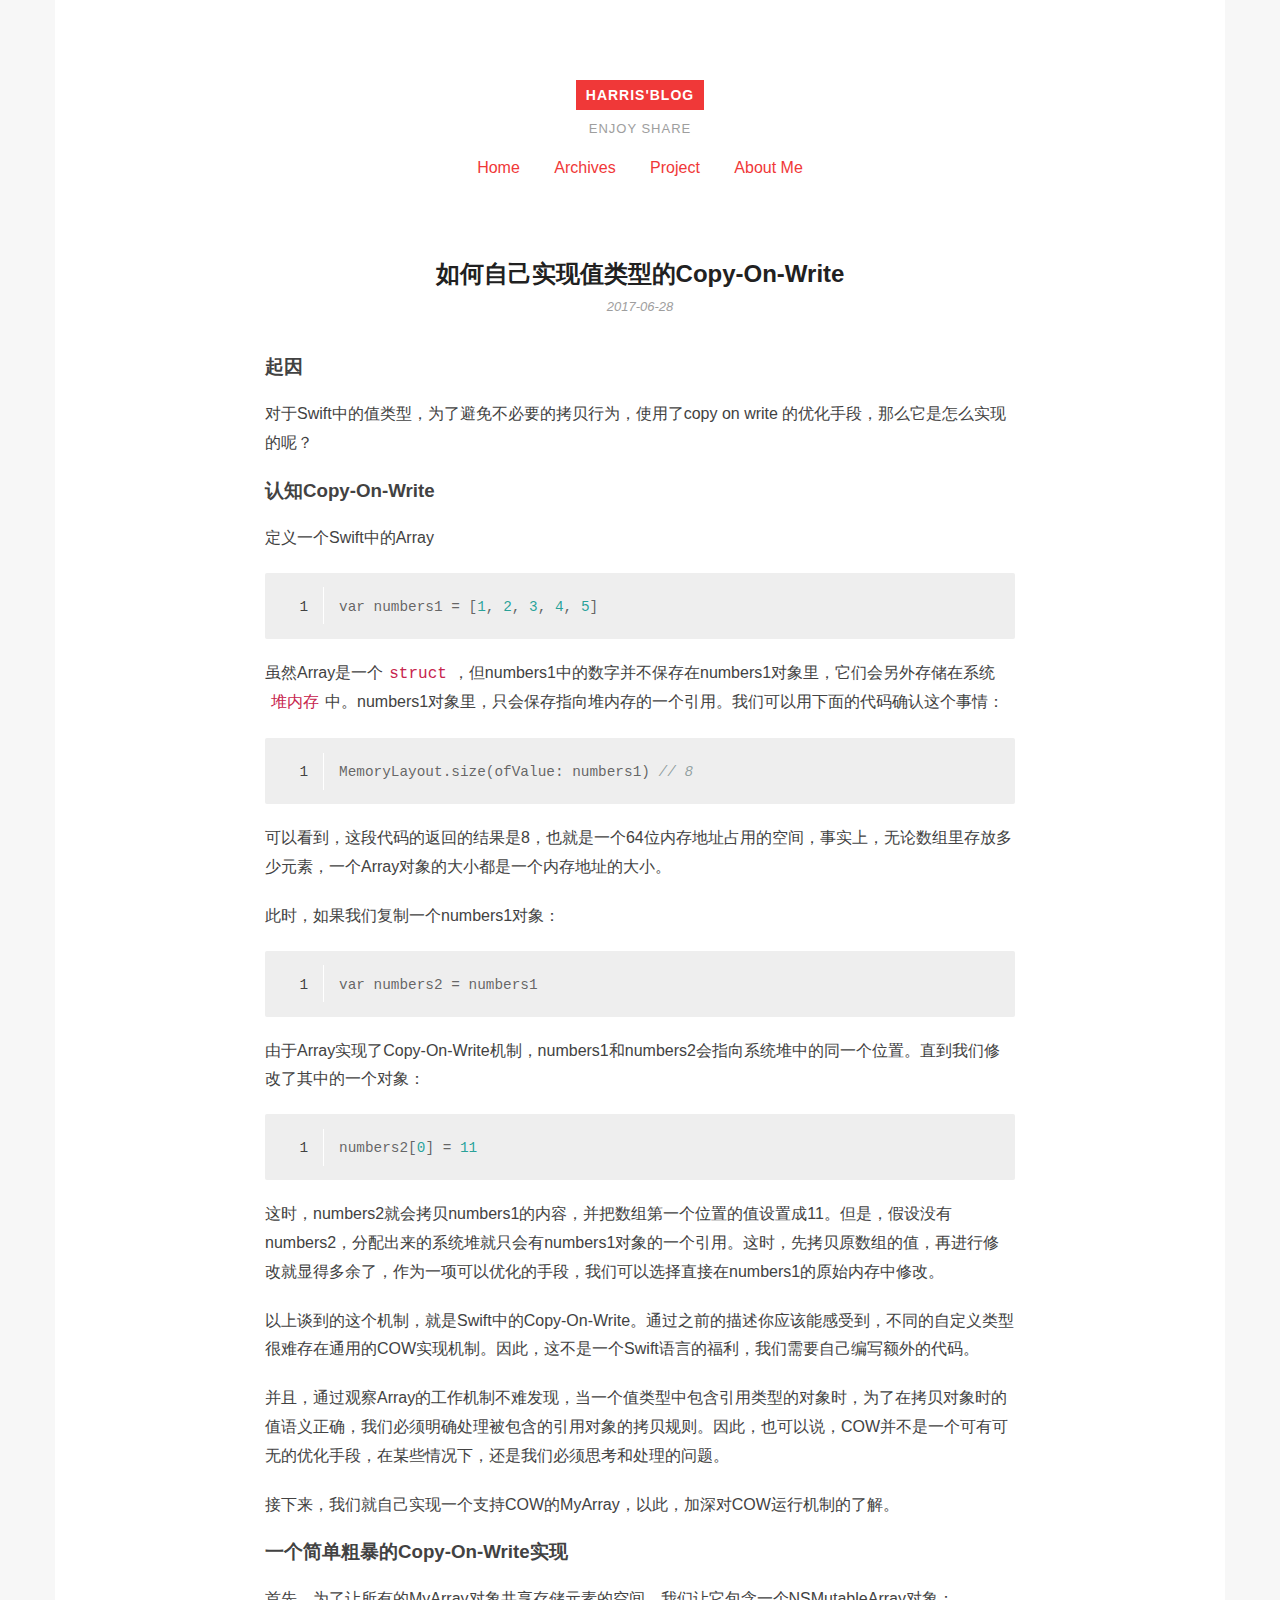
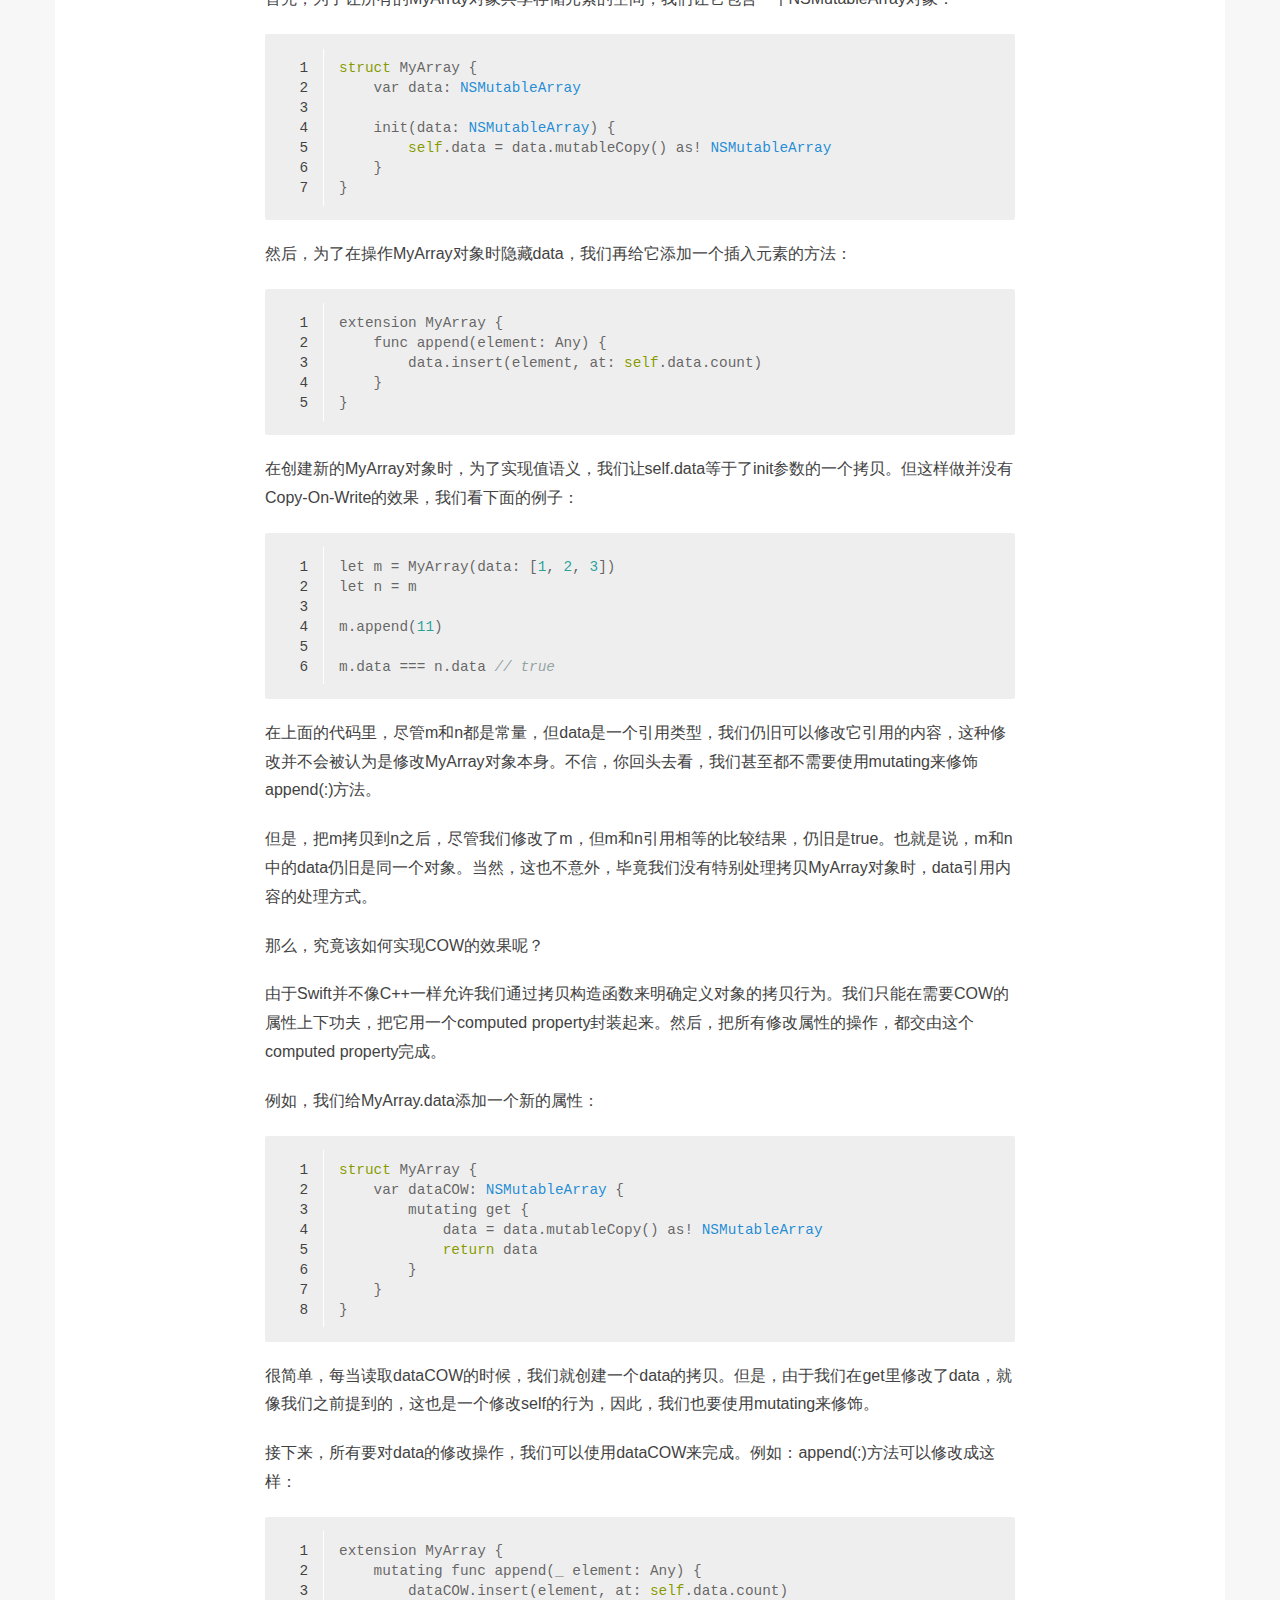
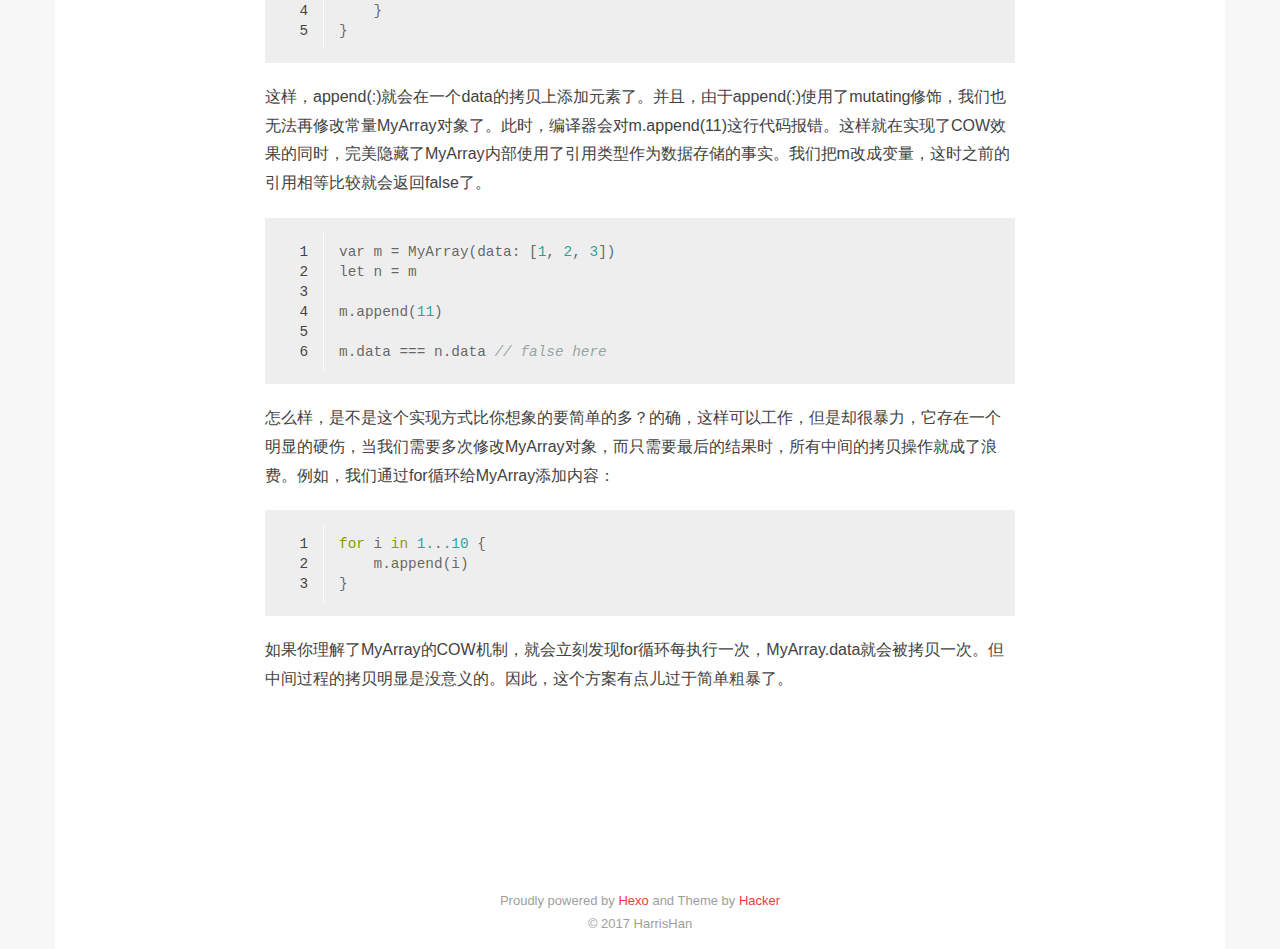
<file: index.html>
<!DOCTYPE HTML>
<html>
<head>
  <meta charset="utf-8">
  
  <title>Harris&#39;Blog | Enjoy Share</title>

  
  <meta name="author" content="HarrisHan">
  

  

  

  <meta id="viewport" name="viewport" content="width=device-width, initial-scale=1, maximum-scale=1, minimum-scale=1, user-scalable=no, minimal-ui">
  <meta name="apple-mobile-web-app-capable" content="yes">
  <meta name="apple-mobile-web-app-status-bar-style" content="black">

  

  <meta property="og:site_name" content="Harris&#39;Blog"/>

  
  <meta property="og:image" content="/favicon.ico"/>
  

  <link href="/favicon.ico" rel="icon">
  <link rel="alternate" href="/atom.xml" title="Harris&#39;Blog" type="application/atom+xml">
  <link rel="stylesheet" href="/css/style.css" media="screen" type="text/css">
</head>


<body>
<div class="blog">
  <div class="content">

    <header>
  <div class="site-branding">
    <h1 class="site-title">
      <a href="/">Harris&#39;Blog</a>
    </h1>
    <p class="site-description">Enjoy Share</p>
  </div>
  <nav class="site-navigation">
    <ul>
      
        <li><a href="/">Home</a></li>
      
        <li><a href="/archives">Archives</a></li>
      
        <li><a href="/project">Project</a></li>
      
        <li><a href="/aboutme">About Me</a></li>
      
    </ul>
  </nav>
</header>

    <main class="site-main posts-loop">
    
  <article>

  
    
    <h3 class="article-title"><a href="/2017/06/28/如何自己实现值类型的Copy-On-Write/"><span>如何自己实现值类型的Copy-On-Write</span></a></h3>
    
  

  <div class="article-top-meta">
    <span class="posted-on">
      <a href="/2017/06/28/如何自己实现值类型的Copy-On-Write/" rel="bookmark">
        <time class="entry-date published" datetime="2017-06-28T03:17:32.000Z">
          2017-06-28
        </time>
      </a>
    </span>
  </div>


  

  <div class="article-content">
    <div class="entry">
      
        <h3 id="起因"><a href="#起因" class="headerlink" title="起因"></a>起因</h3><p>对于Swift中的值类型，为了避免不必要的拷贝行为，使用了copy on write 的优化手段，那么它是怎么实现的呢？</p>
<h3 id="认知Copy-On-Write"><a href="#认知Copy-On-Write" class="headerlink" title="认知Copy-On-Write"></a>认知Copy-On-Write</h3><p>定义一个Swift中的Array</p>
<figure class="highlight objc"><table><tr><td class="gutter"><pre><div class="line">1</div></pre></td><td class="code"><pre><div class="line">var numbers1 = [<span class="number">1</span>, <span class="number">2</span>, <span class="number">3</span>, <span class="number">4</span>, <span class="number">5</span>]</div></pre></td></tr></table></figure>
<p>虽然Array是一个<code>struct</code>，但numbers1中的数字并不保存在numbers1对象里，它们会另外存储在系统<code>堆内存</code>中。numbers1对象里，只会保存指向堆内存的一个引用。我们可以用下面的代码确认这个事情：</p>
<figure class="highlight objc"><table><tr><td class="gutter"><pre><div class="line">1</div></pre></td><td class="code"><pre><div class="line">MemoryLayout.size(ofValue: numbers1) <span class="comment">// 8</span></div></pre></td></tr></table></figure>
<p>可以看到，这段代码的返回的结果是8，也就是一个64位内存地址占用的空间，事实上，无论数组里存放多少元素，一个Array对象的大小都是一个内存地址的大小。</p>
<p>此时，如果我们复制一个numbers1对象：<br><figure class="highlight objc"><table><tr><td class="gutter"><pre><div class="line">1</div></pre></td><td class="code"><pre><div class="line">var numbers2 = numbers1</div></pre></td></tr></table></figure></p>
<p>由于Array实现了Copy-On-Write机制，numbers1和numbers2会指向系统堆中的同一个位置。直到我们修改了其中的一个对象：<br><figure class="highlight objc"><table><tr><td class="gutter"><pre><div class="line">1</div></pre></td><td class="code"><pre><div class="line">numbers2[<span class="number">0</span>] = <span class="number">11</span></div></pre></td></tr></table></figure></p>
<p>这时，numbers2就会拷贝numbers1的内容，并把数组第一个位置的值设置成11。但是，假设没有numbers2，分配出来的系统堆就只会有numbers1对象的一个引用。这时，先拷贝原数组的值，再进行修改就显得多余了，作为一项可以优化的手段，我们可以选择直接在numbers1的原始内存中修改。</p>
<p>以上谈到的这个机制，就是Swift中的Copy-On-Write。通过之前的描述你应该能感受到，不同的自定义类型很难存在通用的COW实现机制。因此，这不是一个Swift语言的福利，我们需要自己编写额外的代码。</p>
<p>并且，通过观察Array的工作机制不难发现，当一个值类型中包含引用类型的对象时，为了在拷贝对象时的值语义正确，我们必须明确处理被包含的引用对象的拷贝规则。因此，也可以说，COW并不是一个可有可无的优化手段，在某些情况下，还是我们必须思考和处理的问题。</p>
<p>接下来，我们就自己实现一个支持COW的MyArray，以此，加深对COW运行机制的了解。</p>
<h3 id="一个简单粗暴的Copy-On-Write实现"><a href="#一个简单粗暴的Copy-On-Write实现" class="headerlink" title="一个简单粗暴的Copy-On-Write实现"></a>一个简单粗暴的Copy-On-Write实现</h3><p>首先，为了让所有的MyArray对象共享存储元素的空间，我们让它包含一个NSMutableArray对象：<br><figure class="highlight objc"><table><tr><td class="gutter"><pre><div class="line">1</div><div class="line">2</div><div class="line">3</div><div class="line">4</div><div class="line">5</div><div class="line">6</div><div class="line">7</div></pre></td><td class="code"><pre><div class="line"><span class="keyword">struct</span> MyArray &#123;</div><div class="line">    var data: <span class="built_in">NSMutableArray</span></div><div class="line"></div><div class="line">    init(data: <span class="built_in">NSMutableArray</span>) &#123;</div><div class="line">        <span class="keyword">self</span>.data = data.mutableCopy() as! <span class="built_in">NSMutableArray</span></div><div class="line">    &#125;</div><div class="line">&#125;</div></pre></td></tr></table></figure></p>
<p>然后，为了在操作MyArray对象时隐藏data，我们再给它添加一个插入元素的方法：<br><figure class="highlight objc"><table><tr><td class="gutter"><pre><div class="line">1</div><div class="line">2</div><div class="line">3</div><div class="line">4</div><div class="line">5</div></pre></td><td class="code"><pre><div class="line">extension MyArray &#123;</div><div class="line">    func append(element: Any) &#123;</div><div class="line">        data.insert(element, at: <span class="keyword">self</span>.data.count)</div><div class="line">    &#125;</div><div class="line">&#125;</div></pre></td></tr></table></figure></p>
<p>在创建新的MyArray对象时，为了实现值语义，我们让self.data等于了init参数的一个拷贝。但这样做并没有Copy-On-Write的效果，我们看下面的例子：<br><figure class="highlight objc"><table><tr><td class="gutter"><pre><div class="line">1</div><div class="line">2</div><div class="line">3</div><div class="line">4</div><div class="line">5</div><div class="line">6</div></pre></td><td class="code"><pre><div class="line">let m = MyArray(data: [<span class="number">1</span>, <span class="number">2</span>, <span class="number">3</span>])</div><div class="line">let n = m</div><div class="line"></div><div class="line">m.append(<span class="number">11</span>)</div><div class="line"></div><div class="line">m.data === n.data <span class="comment">// true</span></div></pre></td></tr></table></figure></p>
<p>在上面的代码里，尽管m和n都是常量，但data是一个引用类型，我们仍旧可以修改它引用的内容，这种修改并不会被认为是修改MyArray对象本身。不信，你回头去看，我们甚至都不需要使用mutating来修饰append(:)方法。</p>
<p>但是，把m拷贝到n之后，尽管我们修改了m，但m和n引用相等的比较结果，仍旧是true。也就是说，m和n中的data仍旧是同一个对象。当然，这也不意外，毕竟我们没有特别处理拷贝MyArray对象时，data引用内容的处理方式。</p>
<p>那么，究竟该如何实现COW的效果呢？</p>
<p>由于Swift并不像C++一样允许我们通过拷贝构造函数来明确定义对象的拷贝行为。我们只能在需要COW的属性上下功夫，把它用一个computed property封装起来。然后，把所有修改属性的操作，都交由这个computed property完成。</p>
<p>例如，我们给MyArray.data添加一个新的属性：<br><figure class="highlight objc"><table><tr><td class="gutter"><pre><div class="line">1</div><div class="line">2</div><div class="line">3</div><div class="line">4</div><div class="line">5</div><div class="line">6</div><div class="line">7</div><div class="line">8</div></pre></td><td class="code"><pre><div class="line"><span class="keyword">struct</span> MyArray &#123;</div><div class="line">    var dataCOW: <span class="built_in">NSMutableArray</span> &#123;</div><div class="line">        mutating get &#123;</div><div class="line">            data = data.mutableCopy() as! <span class="built_in">NSMutableArray</span></div><div class="line">            <span class="keyword">return</span> data</div><div class="line">        &#125;</div><div class="line">    &#125;</div><div class="line">&#125;</div></pre></td></tr></table></figure></p>
<p>很简单，每当读取dataCOW的时候，我们就创建一个data的拷贝。但是，由于我们在get里修改了data，就像我们之前提到的，这也是一个修改self的行为，因此，我们也要使用mutating来修饰。</p>
<p>接下来，所有要对data的修改操作，我们可以使用dataCOW来完成。例如：append(:)方法可以修改成这样：</p>
<figure class="highlight objc"><table><tr><td class="gutter"><pre><div class="line">1</div><div class="line">2</div><div class="line">3</div><div class="line">4</div><div class="line">5</div></pre></td><td class="code"><pre><div class="line">extension MyArray &#123;</div><div class="line">    mutating func append(_ element: Any) &#123;</div><div class="line">        dataCOW.insert(element, at: <span class="keyword">self</span>.data.count)</div><div class="line">    &#125;</div><div class="line">&#125;</div></pre></td></tr></table></figure>
<p>这样，append(:)就会在一个data的拷贝上添加元素了。并且，由于append(:)使用了mutating修饰，我们也无法再修改常量MyArray对象了。此时，编译器会对m.append(11)这行代码报错。这样就在实现了COW效果的同时，完美隐藏了MyArray内部使用了引用类型作为数据存储的事实。我们把m改成变量，这时之前的引用相等比较就会返回false了。<br><figure class="highlight objc"><table><tr><td class="gutter"><pre><div class="line">1</div><div class="line">2</div><div class="line">3</div><div class="line">4</div><div class="line">5</div><div class="line">6</div></pre></td><td class="code"><pre><div class="line">var m = MyArray(data: [<span class="number">1</span>, <span class="number">2</span>, <span class="number">3</span>])</div><div class="line">let n = m</div><div class="line"></div><div class="line">m.append(<span class="number">11</span>)</div><div class="line"></div><div class="line">m.data === n.data <span class="comment">// false here</span></div></pre></td></tr></table></figure></p>
<p>怎么样，是不是这个实现方式比你想象的要简单的多？的确，这样可以工作，但是却很暴力，它存在一个明显的硬伤，当我们需要多次修改MyArray对象，而只需要最后的结果时，所有中间的拷贝操作就成了浪费。例如，我们通过for循环给MyArray添加内容：</p>
<figure class="highlight objc"><table><tr><td class="gutter"><pre><div class="line">1</div><div class="line">2</div><div class="line">3</div></pre></td><td class="code"><pre><div class="line"><span class="keyword">for</span> i <span class="keyword">in</span> <span class="number">1.</span>.<span class="number">.10</span> &#123;</div><div class="line">    m.append(i)</div><div class="line">&#125;</div></pre></td></tr></table></figure>
<p>如果你理解了MyArray的COW机制，就会立刻发现for循环每执行一次，MyArray.data就会被拷贝一次。但中间过程的拷贝明显是没意义的。因此，这个方案有点儿过于简单粗暴了。</p>

      
    </div>

  </div>

  <div class="article-footer">
    <div class="article-meta pull-left">

    

    

    </div>

    
  </div>
</article>




<nav class="pagination">
  
  
</nav>
    </main>

    <footer class="site-footer">
  <p class="site-info">
    Proudly powered by <a href="https://hexo.io/" target="_blank">Hexo</a> and
    Theme by <a href="https://github.com/CodeDaraW/Hacker" target="_blank">Hacker</a>
    </br>
    
    &copy; 2017 HarrisHan
    
  </p>
</footer>
    
  </div>
</div>
</body>
</html>
</file>
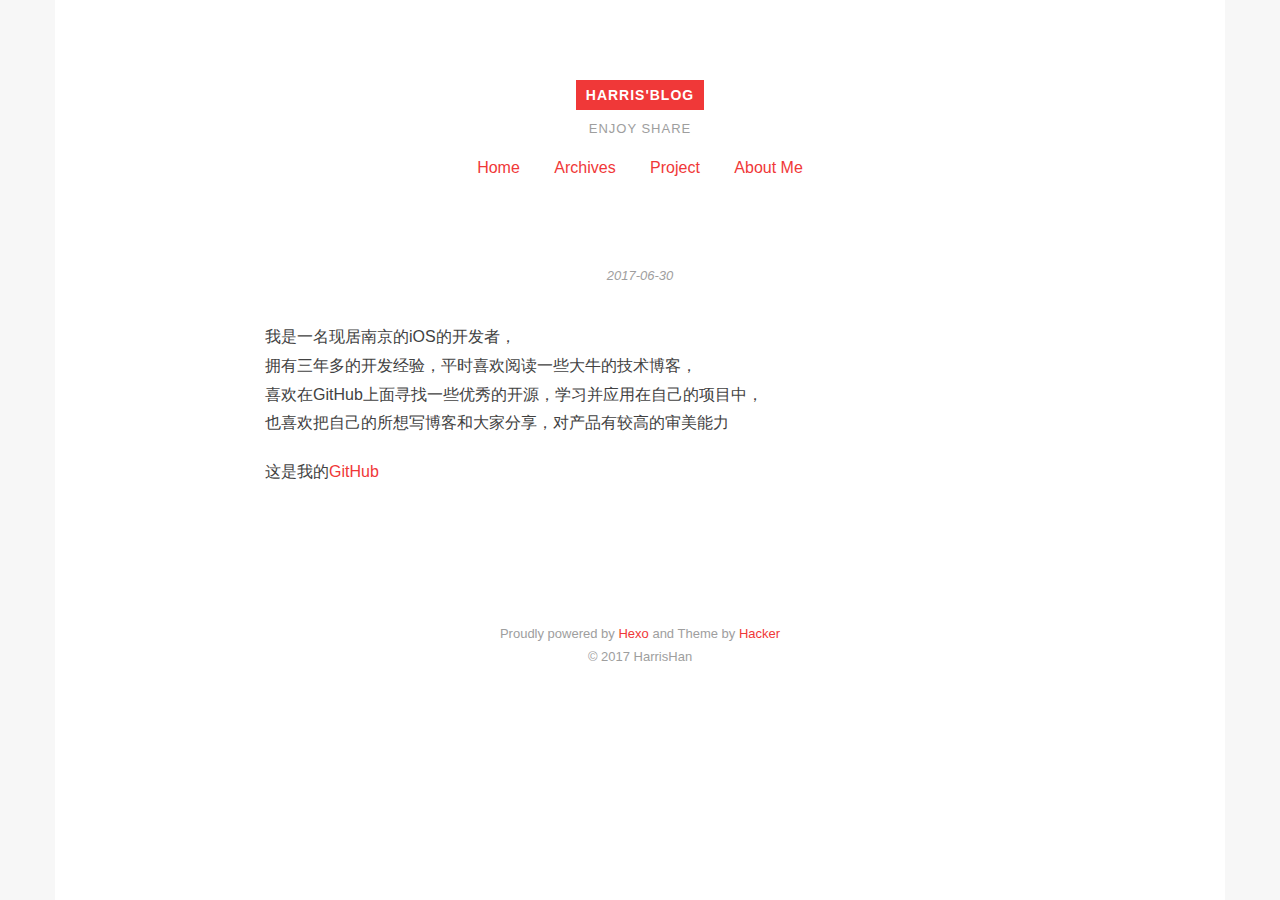
<file: aboutme/index.html>
<!DOCTYPE HTML>
<html>
<head>
  <meta charset="utf-8">
  
  <title>Harris&#39;Blog | Enjoy Share</title>

  
  <meta name="author" content="HarrisHan">
  

  
  <meta name="description" content="我是一名现居南京的iOS的开发者，拥有三年多的开发经验，平时喜欢阅读一些大牛的技术博客，喜欢在GitHub上面寻找一些优秀的开源，学习并应用在自己的项目中，也喜欢把自己的所想写博客和大家分享，对产品有较高的审美能力
这是我的GitHub">
  

  

  <meta id="viewport" name="viewport" content="width=device-width, initial-scale=1, maximum-scale=1, minimum-scale=1, user-scalable=no, minimal-ui">
  <meta name="apple-mobile-web-app-capable" content="yes">
  <meta name="apple-mobile-web-app-status-bar-style" content="black">

  

  <meta property="og:site_name" content="Harris&#39;Blog"/>

  
  <meta property="og:image" content="/favicon.ico"/>
  

  <link href="/favicon.ico" rel="icon">
  <link rel="alternate" href="/atom.xml" title="Harris&#39;Blog" type="application/atom+xml">
  <link rel="stylesheet" href="/css/style.css" media="screen" type="text/css">
</head>


<body>
<div class="blog">
  <div class="content">

    <header>
  <div class="site-branding">
    <h1 class="site-title">
      <a href="/">Harris&#39;Blog</a>
    </h1>
    <p class="site-description">Enjoy Share</p>
  </div>
  <nav class="site-navigation">
    <ul>
      
        <li><a href="/">Home</a></li>
      
        <li><a href="/archives">Archives</a></li>
      
        <li><a href="/project">Project</a></li>
      
        <li><a href="/aboutme">About Me</a></li>
      
    </ul>
  </nav>
</header>

    <main class="site-main posts-loop">
    <article>

  
    
    <h3 class="article-title"><span></span></h3>
    
  

  <div class="article-top-meta">
    <span class="posted-on">
      <a href="/aboutme/index.html" rel="bookmark">
        <time class="entry-date published" datetime="2017-06-29T16:31:56.000Z">
          2017-06-30
        </time>
      </a>
    </span>
  </div>


  

  <div class="article-content">
    <div class="entry">
      
        <p>我是一名现居南京的iOS的开发者，<br>拥有三年多的开发经验，平时喜欢阅读一些大牛的技术博客，<br>喜欢在GitHub上面寻找一些优秀的开源，学习并应用在自己的项目中，<br>也喜欢把自己的所想写博客和大家分享，对产品有较高的审美能力</p>
<p>这是我的<a href="https://github.com/HarrisHan" target="_blank" rel="external">GitHub</a></p>

      
    </div>

  </div>

  <div class="article-footer">
    <div class="article-meta pull-left">

    

    

    </div>

    
  </div>
</article>


    </main>

    <footer class="site-footer">
  <p class="site-info">
    Proudly powered by <a href="https://hexo.io/" target="_blank">Hexo</a> and
    Theme by <a href="https://github.com/CodeDaraW/Hacker" target="_blank">Hacker</a>
    </br>
    
    &copy; 2017 HarrisHan
    
  </p>
</footer>
    
  </div>
</div>
</body>
</html>
</file>
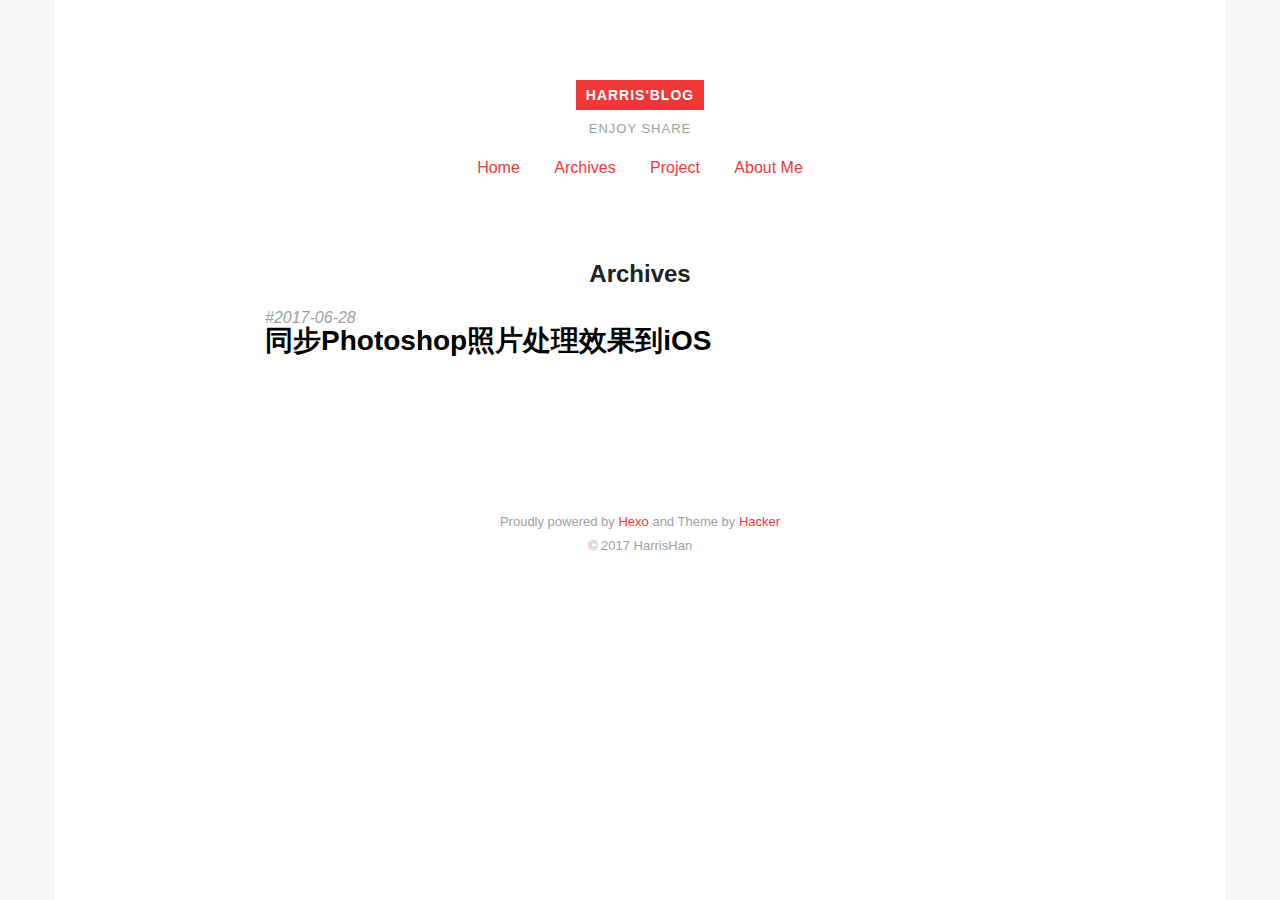
<file: archives/index.html>
<!DOCTYPE HTML>
<html>
<head>
  <meta charset="utf-8">
  
  <title>Archives | Harris&#39;Blog | Enjoy Share</title>

  
  <meta name="author" content="HarrisHan">
  

  

  

  <meta id="viewport" name="viewport" content="width=device-width, initial-scale=1, maximum-scale=1, minimum-scale=1, user-scalable=no, minimal-ui">
  <meta name="apple-mobile-web-app-capable" content="yes">
  <meta name="apple-mobile-web-app-status-bar-style" content="black">

  

  <meta property="og:site_name" content="Harris&#39;Blog"/>

  
  <meta property="og:image" content="/favicon.ico"/>
  

  <link href="/favicon.ico" rel="icon">
  <link rel="alternate" href="/atom.xml" title="Harris&#39;Blog" type="application/atom+xml">
  <link rel="stylesheet" href="/css/style.css" media="screen" type="text/css">
</head>


<body>
<div class="blog">
  <div class="content">

    <header>
  <div class="site-branding">
    <h1 class="site-title">
      <a href="/">Harris&#39;Blog</a>
    </h1>
    <p class="site-description">Enjoy Share</p>
  </div>
  <nav class="site-navigation">
    <ul>
      
        <li><a href="/">Home</a></li>
      
        <li><a href="/archives">Archives</a></li>
      
        <li><a href="/project">Project</a></li>
      
        <li><a href="/aboutme">About Me</a></li>
      
    </ul>
  </nav>
</header>

    <main class="site-main posts-loop">
    

<article>

  <h2 class="article-title ">Archives</h2>

  <div class="archive">
    
      <div class="post archive">
        <div class="archive-post">
          <time datetime="2017-06-28T03:17:32.000Z">
            <a href="/2017/06/28/同步Photoshop照片处理效果到iOS/">2017-06-28</a>
          </time>
          
            <h3 class="archive-title"><a href="/2017/06/28/同步Photoshop照片处理效果到iOS/"><span>同步Photoshop照片处理效果到iOS</span></a></h3>
          
        </div>
      </div>
    
    <nav class="pagination">
  
  
</nav>
  </div>

</article>
    </main>

    <footer class="site-footer">
  <p class="site-info">
    Proudly powered by <a href="https://hexo.io/" target="_blank">Hexo</a> and
    Theme by <a href="https://github.com/CodeDaraW/Hacker" target="_blank">Hacker</a>
    </br>
    
    &copy; 2017 HarrisHan
    
  </p>
</footer>
    
  </div>
</div>
</body>
</html>
</file>
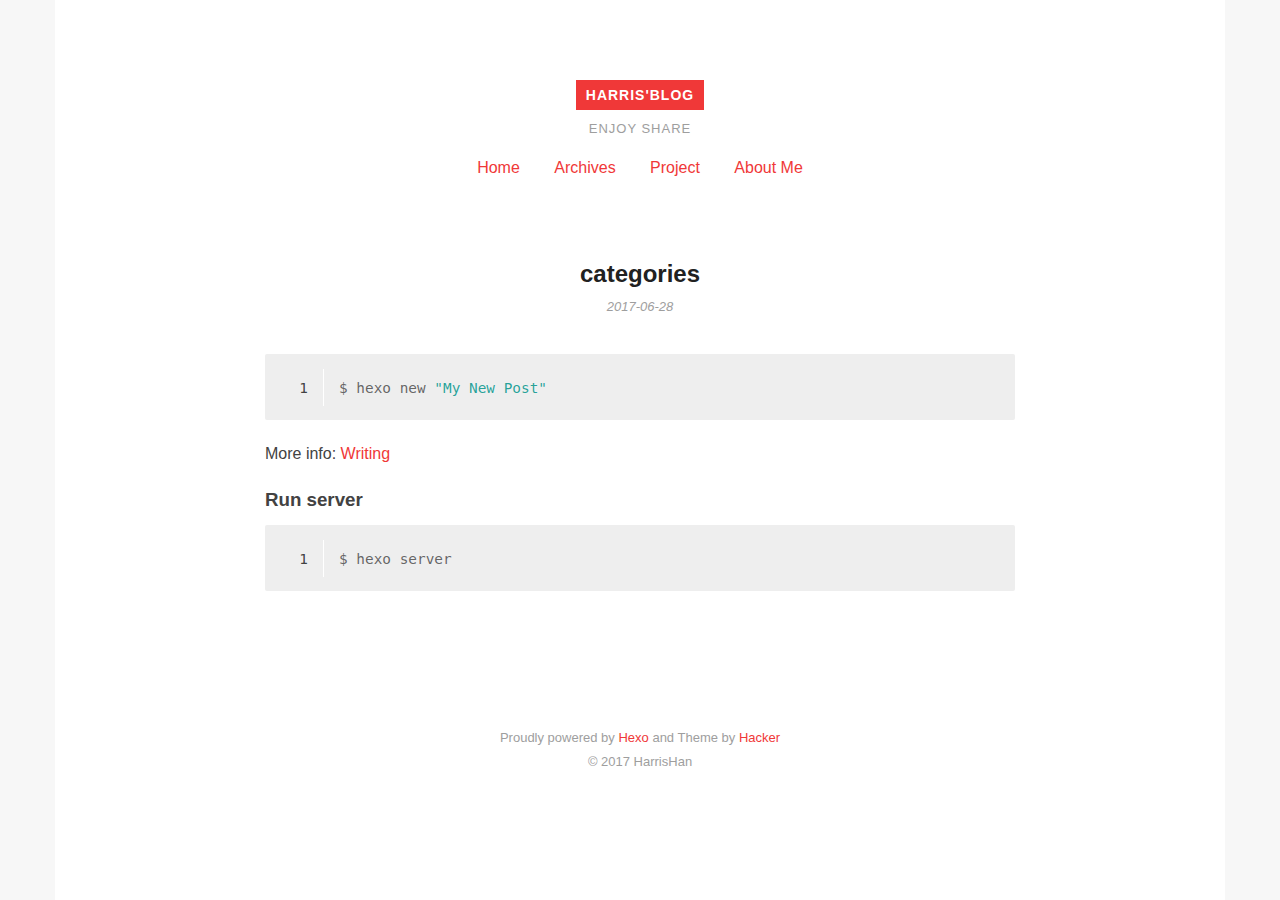
<file: categories/index.html>
<!DOCTYPE HTML>
<html>
<head>
  <meta charset="utf-8">
  
  <title>categories | Harris&#39;Blog | Enjoy Share</title>

  
  <meta name="author" content="HarrisHan">
  

  
  <meta name="description" content="1$ hexo new &quot;My New Post&quot;
More info: Writing
Run server1$ hexo server">
  

  

  <meta id="viewport" name="viewport" content="width=device-width, initial-scale=1, maximum-scale=1, minimum-scale=1, user-scalable=no, minimal-ui">
  <meta name="apple-mobile-web-app-capable" content="yes">
  <meta name="apple-mobile-web-app-status-bar-style" content="black">

  <meta property="og:title" content="categories"/>

  <meta property="og:site_name" content="Harris&#39;Blog"/>

  
  <meta property="og:image" content="/favicon.ico"/>
  

  <link href="/favicon.ico" rel="icon">
  <link rel="alternate" href="/atom.xml" title="Harris&#39;Blog" type="application/atom+xml">
  <link rel="stylesheet" href="/css/style.css" media="screen" type="text/css">
</head>


<body>
<div class="blog">
  <div class="content">

    <header>
  <div class="site-branding">
    <h1 class="site-title">
      <a href="/">Harris&#39;Blog</a>
    </h1>
    <p class="site-description">Enjoy Share</p>
  </div>
  <nav class="site-navigation">
    <ul>
      
        <li><a href="/">Home</a></li>
      
        <li><a href="/archives">Archives</a></li>
      
        <li><a href="/project">Project</a></li>
      
        <li><a href="/aboutme">About Me</a></li>
      
    </ul>
  </nav>
</header>

    <main class="site-main posts-loop">
    <article>

  
    
    <h3 class="article-title"><span>categories</span></h3>
    
  

  <div class="article-top-meta">
    <span class="posted-on">
      <a href="/categories/index.html" rel="bookmark">
        <time class="entry-date published" datetime="2017-06-28T03:51:25.000Z">
          2017-06-28
        </time>
      </a>
    </span>
  </div>


  

  <div class="article-content">
    <div class="entry">
      
        <figure class="highlight bash"><table><tr><td class="gutter"><pre><div class="line">1</div></pre></td><td class="code"><pre><div class="line">$ hexo new <span class="string">"My New Post"</span></div></pre></td></tr></table></figure>
<p>More info: <a href="https://hexo.io/docs/writing.html" target="_blank" rel="external">Writing</a></p>
<h3 id="Run-server"><a href="#Run-server" class="headerlink" title="Run server"></a>Run server</h3><figure class="highlight bash"><table><tr><td class="gutter"><pre><div class="line">1</div></pre></td><td class="code"><pre><div class="line">$ hexo server</div></pre></td></tr></table></figure>

      
    </div>

  </div>

  <div class="article-footer">
    <div class="article-meta pull-left">

    

    

    </div>

    
  </div>
</article>


    </main>

    <footer class="site-footer">
  <p class="site-info">
    Proudly powered by <a href="https://hexo.io/" target="_blank">Hexo</a> and
    Theme by <a href="https://github.com/CodeDaraW/Hacker" target="_blank">Hacker</a>
    </br>
    
    &copy; 2017 HarrisHan
    
  </p>
</footer>
    
  </div>
</div>
</body>
</html>
</file>
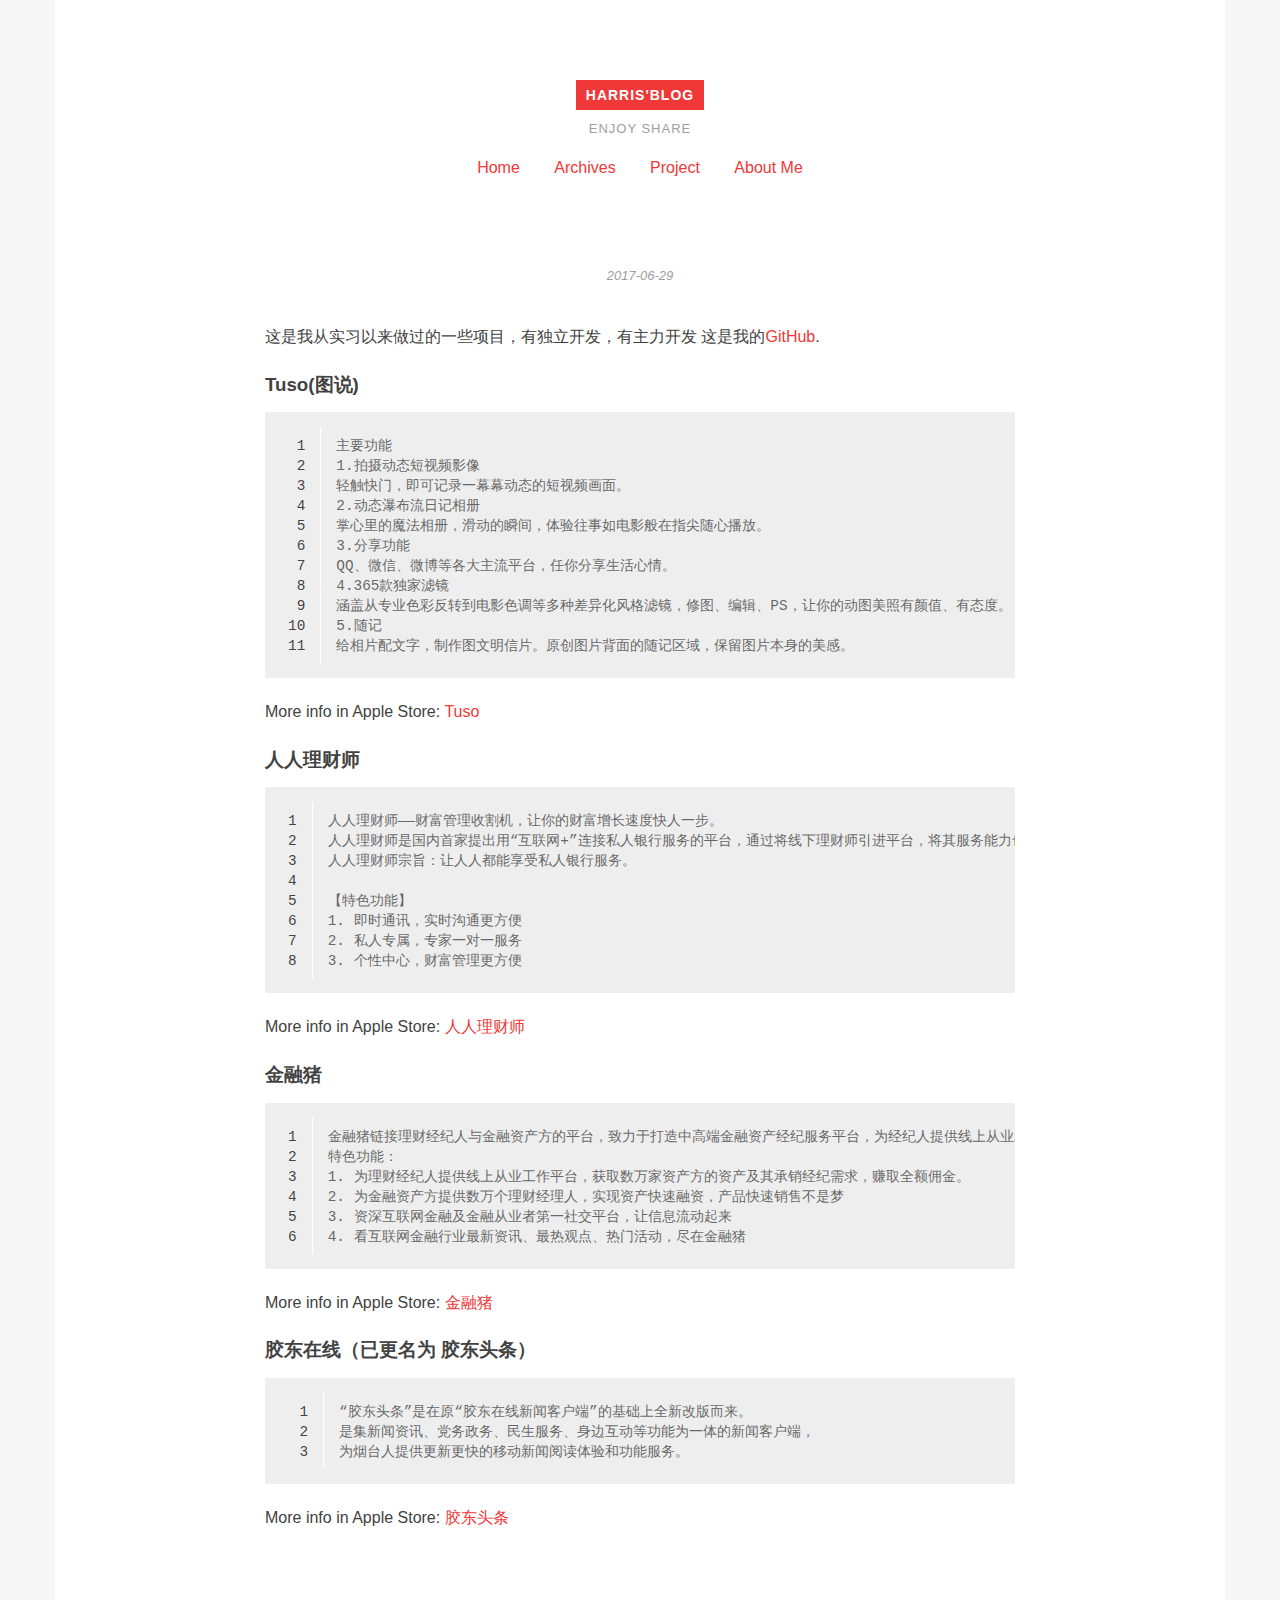
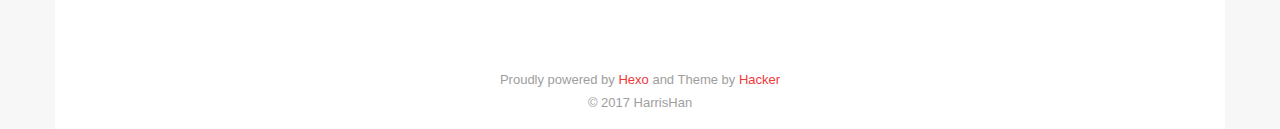
<file: project/index.html>
<!DOCTYPE HTML>
<html>
<head>
  <meta charset="utf-8">
  
  <title>Harris&#39;Blog | Enjoy Share</title>

  
  <meta name="author" content="HarrisHan">
  

  
  <meta name="description" content="这是我从实习以来做过的一些项目，有独立开发，有主力开发 这是我的GitHub.
Tuso(图说)1234567891011主要功能1.拍摄动态短视频影像轻触快门，即可记录一幕幕动态的短视频画面。2.动态瀑布流日记相册掌心里的魔法相册，滑动的瞬间，体验往事如电影般在指尖随心播放。3.分享功能QQ、微信">
  

  

  <meta id="viewport" name="viewport" content="width=device-width, initial-scale=1, maximum-scale=1, minimum-scale=1, user-scalable=no, minimal-ui">
  <meta name="apple-mobile-web-app-capable" content="yes">
  <meta name="apple-mobile-web-app-status-bar-style" content="black">

  

  <meta property="og:site_name" content="Harris&#39;Blog"/>

  
  <meta property="og:image" content="/favicon.ico"/>
  

  <link href="/favicon.ico" rel="icon">
  <link rel="alternate" href="/atom.xml" title="Harris&#39;Blog" type="application/atom+xml">
  <link rel="stylesheet" href="/css/style.css" media="screen" type="text/css">
</head>


<body>
<div class="blog">
  <div class="content">

    <header>
  <div class="site-branding">
    <h1 class="site-title">
      <a href="/">Harris&#39;Blog</a>
    </h1>
    <p class="site-description">Enjoy Share</p>
  </div>
  <nav class="site-navigation">
    <ul>
      
        <li><a href="/">Home</a></li>
      
        <li><a href="/archives">Archives</a></li>
      
        <li><a href="/project">Project</a></li>
      
        <li><a href="/aboutme">About Me</a></li>
      
    </ul>
  </nav>
</header>

    <main class="site-main posts-loop">
    <article>

  
    
    <h3 class="article-title"><span></span></h3>
    
  

  <div class="article-top-meta">
    <span class="posted-on">
      <a href="/project/index.html" rel="bookmark">
        <time class="entry-date published" datetime="2017-06-29T15:53:36.000Z">
          2017-06-29
        </time>
      </a>
    </span>
  </div>


  

  <div class="article-content">
    <div class="entry">
      
        <p>这是我从实习以来做过的一些项目，有独立开发，有主力开发 这是我的<a href="https://github.com/HarrisHan" target="_blank" rel="external">GitHub</a>.</p>
<h3 id="Tuso-图说"><a href="#Tuso-图说" class="headerlink" title="Tuso(图说)"></a>Tuso(图说)</h3><figure class="highlight plain"><table><tr><td class="gutter"><pre><div class="line">1</div><div class="line">2</div><div class="line">3</div><div class="line">4</div><div class="line">5</div><div class="line">6</div><div class="line">7</div><div class="line">8</div><div class="line">9</div><div class="line">10</div><div class="line">11</div></pre></td><td class="code"><pre><div class="line">主要功能</div><div class="line">1.拍摄动态短视频影像</div><div class="line">轻触快门，即可记录一幕幕动态的短视频画面。</div><div class="line">2.动态瀑布流日记相册</div><div class="line">掌心里的魔法相册，滑动的瞬间，体验往事如电影般在指尖随心播放。</div><div class="line">3.分享功能</div><div class="line">QQ、微信、微博等各大主流平台，任你分享生活心情。</div><div class="line">4.365款独家滤镜</div><div class="line">涵盖从专业色彩反转到电影色调等多种差异化风格滤镜，修图、编辑、PS，让你的动图美照有颜值、有态度。</div><div class="line">5.随记</div><div class="line">给相片配文字，制作图文明信片。原创图片背面的随记区域，保留图片本身的美感。</div></pre></td></tr></table></figure>
<p>More info in Apple Store: <a href="https://itunes.apple.com/cn/app/tuso-%E5%9B%BE%E8%AF%B4/id1019431091?l=en&amp;mt=8" target="_blank" rel="external">Tuso</a></p>
<h3 id="人人理财师"><a href="#人人理财师" class="headerlink" title="人人理财师"></a>人人理财师</h3><figure class="highlight plain"><table><tr><td class="gutter"><pre><div class="line">1</div><div class="line">2</div><div class="line">3</div><div class="line">4</div><div class="line">5</div><div class="line">6</div><div class="line">7</div><div class="line">8</div></pre></td><td class="code"><pre><div class="line">人人理财师——财富管理收割机，让你的财富增长速度快人一步。</div><div class="line">人人理财师是国内首家提出用“互联网+”连接私人银行服务的平台，通过将线下理财师引进平台，将其服务能力也转移到平台上，让每个人在人人理财师平台像使用水、电一样享受到私人银行服务。</div><div class="line">人人理财师宗旨：让人人都能享受私人银行服务。</div><div class="line"></div><div class="line">【特色功能】</div><div class="line">1. 即时通讯，实时沟通更方便</div><div class="line">2. 私人专属，专家一对一服务</div><div class="line">3. 个性中心，财富管理更方便</div></pre></td></tr></table></figure>
<p>More info in Apple Store: <a href="https://itunes.apple.com/us/app/%E4%BA%BA%E4%BA%BA%E7%90%86%E8%B4%A2%E5%B8%88/id1033119937?mt=8" target="_blank" rel="external">人人理财师</a></p>
<h3 id="金融猪"><a href="#金融猪" class="headerlink" title="金融猪"></a>金融猪</h3><figure class="highlight plain"><table><tr><td class="gutter"><pre><div class="line">1</div><div class="line">2</div><div class="line">3</div><div class="line">4</div><div class="line">5</div><div class="line">6</div></pre></td><td class="code"><pre><div class="line">金融猪链接理财经纪人与金融资产方的平台，致力于打造中高端金融资产经纪服务平台，为经纪人提供线上从业工作室，获取高额佣金，人人都是银行家。</div><div class="line">特色功能：</div><div class="line">1. 为理财经纪人提供线上从业工作平台，获取数万家资产方的资产及其承销经纪需求，赚取全额佣金。</div><div class="line">2. 为金融资产方提供数万个理财经理人，实现资产快速融资，产品快速销售不是梦</div><div class="line">3. 资深互联网金融及金融从业者第一社交平台，让信息流动起来</div><div class="line">4. 看互联网金融行业最新资讯、最热观点、热门活动，尽在金融猪</div></pre></td></tr></table></figure>
<p>More info in Apple Store: <a href="https://itunes.apple.com/us/app/%E9%87%91%E8%9E%8D%E7%8C%AA/id1014244156?mt=8" target="_blank" rel="external">金融猪</a></p>
<h3 id="胶东在线（已更名为-胶东头条）"><a href="#胶东在线（已更名为-胶东头条）" class="headerlink" title="胶东在线（已更名为 胶东头条）"></a>胶东在线（已更名为 胶东头条）</h3><figure class="highlight plain"><table><tr><td class="gutter"><pre><div class="line">1</div><div class="line">2</div><div class="line">3</div></pre></td><td class="code"><pre><div class="line">“胶东头条”是在原“胶东在线新闻客户端”的基础上全新改版而来。</div><div class="line">是集新闻资讯、党务政务、民生服务、身边互动等功能为一体的新闻客户端，</div><div class="line">为烟台人提供更新更快的移动新闻阅读体验和功能服务。</div></pre></td></tr></table></figure>
<p>More info in Apple Store: <a href="https://itunes.apple.com/us/app/%E8%83%B6%E4%B8%9C%E5%A4%B4%E6%9D%A1/id693957416?mt=8" target="_blank" rel="external">胶东头条</a></p>

      
    </div>

  </div>

  <div class="article-footer">
    <div class="article-meta pull-left">

    

    

    </div>

    
  </div>
</article>


    </main>

    <footer class="site-footer">
  <p class="site-info">
    Proudly powered by <a href="https://hexo.io/" target="_blank">Hexo</a> and
    Theme by <a href="https://github.com/CodeDaraW/Hacker" target="_blank">Hacker</a>
    </br>
    
    &copy; 2017 HarrisHan
    
  </p>
</footer>
    
  </div>
</div>
</body>
</html>
</file>
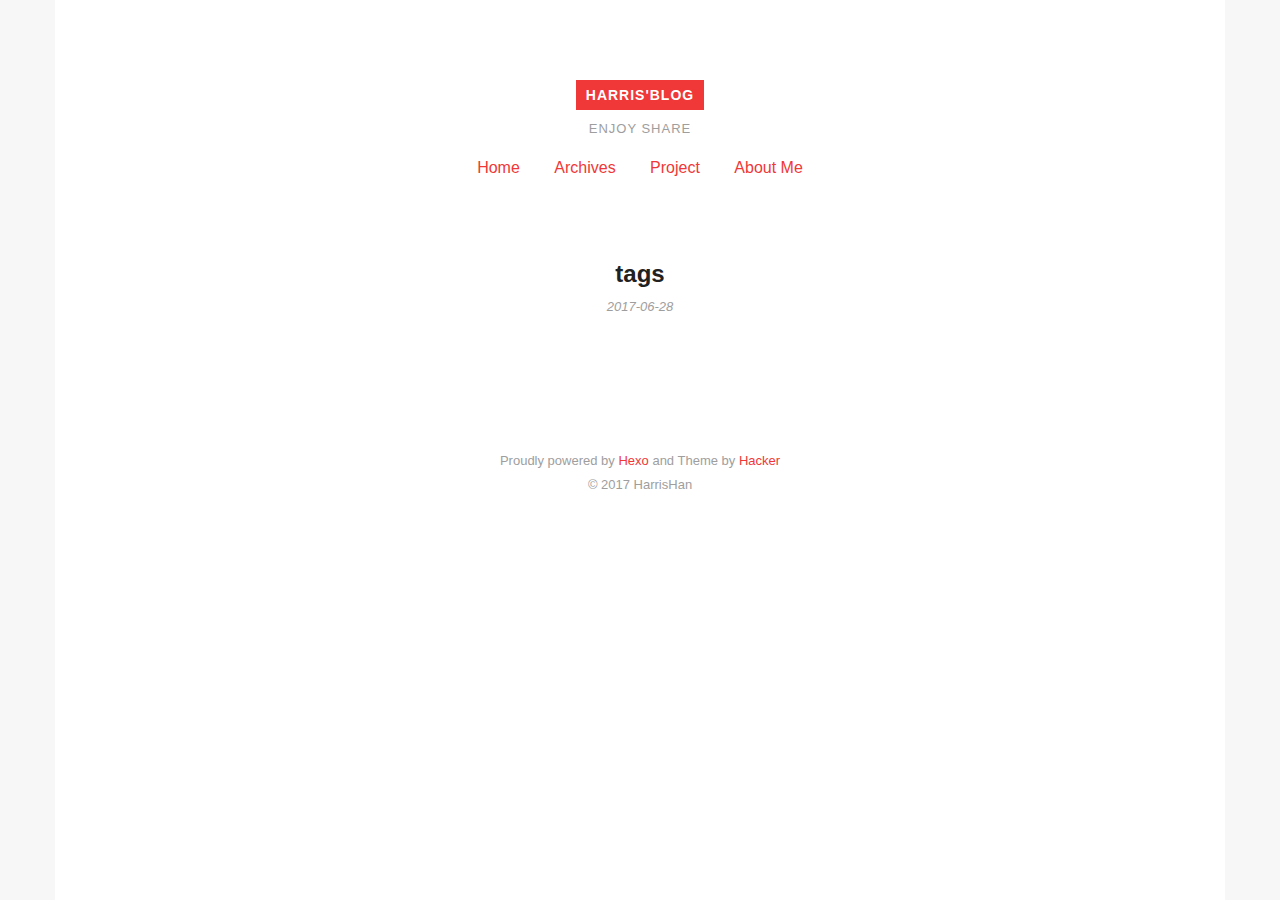
<file: tags/index.html>
<!DOCTYPE HTML>
<html>
<head>
  <meta charset="utf-8">
  
  <title>tags | Harris&#39;Blog | Enjoy Share</title>

  
  <meta name="author" content="HarrisHan">
  

  

  

  <meta id="viewport" name="viewport" content="width=device-width, initial-scale=1, maximum-scale=1, minimum-scale=1, user-scalable=no, minimal-ui">
  <meta name="apple-mobile-web-app-capable" content="yes">
  <meta name="apple-mobile-web-app-status-bar-style" content="black">

  <meta property="og:title" content="tags"/>

  <meta property="og:site_name" content="Harris&#39;Blog"/>

  
  <meta property="og:image" content="/favicon.ico"/>
  

  <link href="/favicon.ico" rel="icon">
  <link rel="alternate" href="/atom.xml" title="Harris&#39;Blog" type="application/atom+xml">
  <link rel="stylesheet" href="/css/style.css" media="screen" type="text/css">
</head>


<body>
<div class="blog">
  <div class="content">

    <header>
  <div class="site-branding">
    <h1 class="site-title">
      <a href="/">Harris&#39;Blog</a>
    </h1>
    <p class="site-description">Enjoy Share</p>
  </div>
  <nav class="site-navigation">
    <ul>
      
        <li><a href="/">Home</a></li>
      
        <li><a href="/archives">Archives</a></li>
      
        <li><a href="/project">Project</a></li>
      
        <li><a href="/aboutme">About Me</a></li>
      
    </ul>
  </nav>
</header>

    <main class="site-main posts-loop">
    <article>

  
    
    <h3 class="article-title"><span>tags</span></h3>
    
  

  <div class="article-top-meta">
    <span class="posted-on">
      <a href="/tags/index.html" rel="bookmark">
        <time class="entry-date published" datetime="2017-06-28T03:51:44.000Z">
          2017-06-28
        </time>
      </a>
    </span>
  </div>


  

  <div class="article-content">
    <div class="entry">
      
        
      
    </div>

  </div>

  <div class="article-footer">
    <div class="article-meta pull-left">

    

    

    </div>

    
  </div>
</article>


    </main>

    <footer class="site-footer">
  <p class="site-info">
    Proudly powered by <a href="https://hexo.io/" target="_blank">Hexo</a> and
    Theme by <a href="https://github.com/CodeDaraW/Hacker" target="_blank">Hacker</a>
    </br>
    
    &copy; 2017 HarrisHan
    
  </p>
</footer>
    
  </div>
</div>
</body>
</html>
</file>
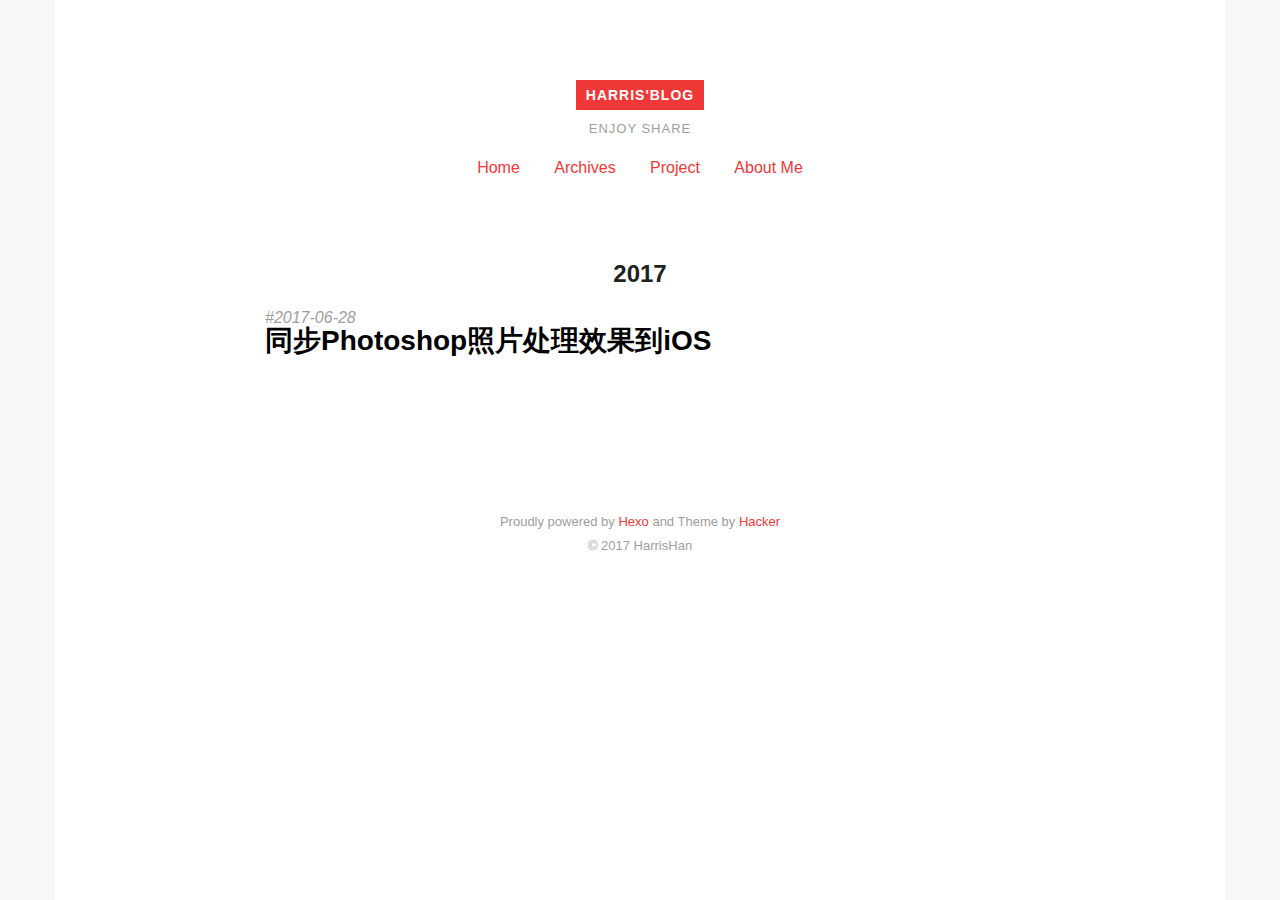
<file: archives/2017/index.html>
<!DOCTYPE HTML>
<html>
<head>
  <meta charset="utf-8">
  
  <title>Archives: 2017 | Harris&#39;Blog | Enjoy Share</title>

  
  <meta name="author" content="HarrisHan">
  

  

  

  <meta id="viewport" name="viewport" content="width=device-width, initial-scale=1, maximum-scale=1, minimum-scale=1, user-scalable=no, minimal-ui">
  <meta name="apple-mobile-web-app-capable" content="yes">
  <meta name="apple-mobile-web-app-status-bar-style" content="black">

  

  <meta property="og:site_name" content="Harris&#39;Blog"/>

  
  <meta property="og:image" content="/favicon.ico"/>
  

  <link href="/favicon.ico" rel="icon">
  <link rel="alternate" href="/atom.xml" title="Harris&#39;Blog" type="application/atom+xml">
  <link rel="stylesheet" href="/css/style.css" media="screen" type="text/css">
</head>


<body>
<div class="blog">
  <div class="content">

    <header>
  <div class="site-branding">
    <h1 class="site-title">
      <a href="/">Harris&#39;Blog</a>
    </h1>
    <p class="site-description">Enjoy Share</p>
  </div>
  <nav class="site-navigation">
    <ul>
      
        <li><a href="/">Home</a></li>
      
        <li><a href="/archives">Archives</a></li>
      
        <li><a href="/project">Project</a></li>
      
        <li><a href="/aboutme">About Me</a></li>
      
    </ul>
  </nav>
</header>

    <main class="site-main posts-loop">
    

<article>

  <h2 class="article-title ">2017</h2>

  <div class="archive">
    
      <div class="post archive">
        <div class="archive-post">
          <time datetime="2017-06-28T03:17:32.000Z">
            <a href="/2017/06/28/同步Photoshop照片处理效果到iOS/">2017-06-28</a>
          </time>
          
            <h3 class="archive-title"><a href="/2017/06/28/同步Photoshop照片处理效果到iOS/"><span>同步Photoshop照片处理效果到iOS</span></a></h3>
          
        </div>
      </div>
    
    <nav class="pagination">
  
  
</nav>
  </div>

</article>
    </main>

    <footer class="site-footer">
  <p class="site-info">
    Proudly powered by <a href="https://hexo.io/" target="_blank">Hexo</a> and
    Theme by <a href="https://github.com/CodeDaraW/Hacker" target="_blank">Hacker</a>
    </br>
    
    &copy; 2017 HarrisHan
    
  </p>
</footer>
    
  </div>
</div>
</body>
</html>
</file>
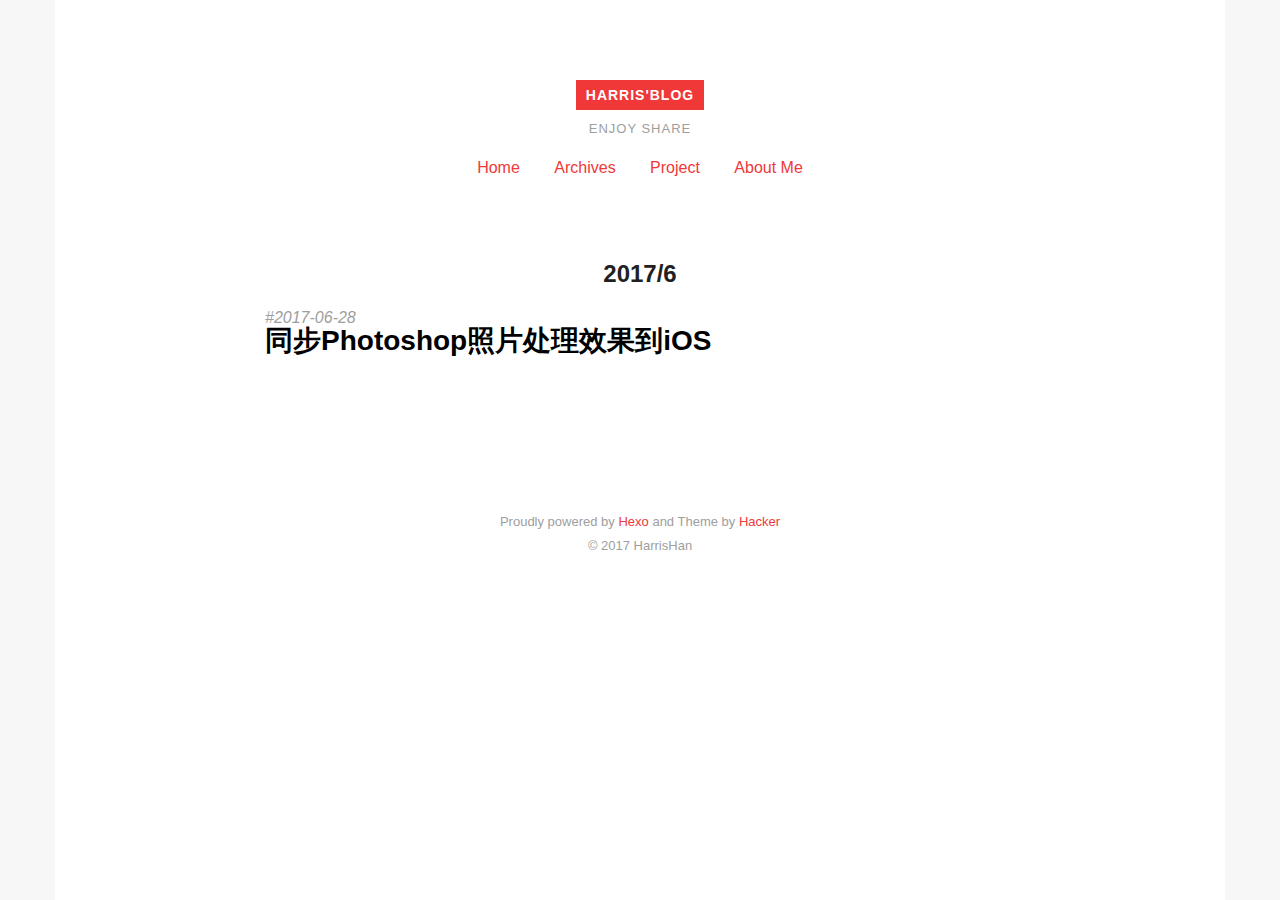
<file: archives/2017/06/index.html>
<!DOCTYPE HTML>
<html>
<head>
  <meta charset="utf-8">
  
  <title>Archives: 2017/6 | Harris&#39;Blog | Enjoy Share</title>

  
  <meta name="author" content="HarrisHan">
  

  

  

  <meta id="viewport" name="viewport" content="width=device-width, initial-scale=1, maximum-scale=1, minimum-scale=1, user-scalable=no, minimal-ui">
  <meta name="apple-mobile-web-app-capable" content="yes">
  <meta name="apple-mobile-web-app-status-bar-style" content="black">

  

  <meta property="og:site_name" content="Harris&#39;Blog"/>

  
  <meta property="og:image" content="/favicon.ico"/>
  

  <link href="/favicon.ico" rel="icon">
  <link rel="alternate" href="/atom.xml" title="Harris&#39;Blog" type="application/atom+xml">
  <link rel="stylesheet" href="/css/style.css" media="screen" type="text/css">
</head>


<body>
<div class="blog">
  <div class="content">

    <header>
  <div class="site-branding">
    <h1 class="site-title">
      <a href="/">Harris&#39;Blog</a>
    </h1>
    <p class="site-description">Enjoy Share</p>
  </div>
  <nav class="site-navigation">
    <ul>
      
        <li><a href="/">Home</a></li>
      
        <li><a href="/archives">Archives</a></li>
      
        <li><a href="/project">Project</a></li>
      
        <li><a href="/aboutme">About Me</a></li>
      
    </ul>
  </nav>
</header>

    <main class="site-main posts-loop">
    

<article>

  <h2 class="article-title ">2017/6</h2>

  <div class="archive">
    
      <div class="post archive">
        <div class="archive-post">
          <time datetime="2017-06-28T03:17:32.000Z">
            <a href="/2017/06/28/同步Photoshop照片处理效果到iOS/">2017-06-28</a>
          </time>
          
            <h3 class="archive-title"><a href="/2017/06/28/同步Photoshop照片处理效果到iOS/"><span>同步Photoshop照片处理效果到iOS</span></a></h3>
          
        </div>
      </div>
    
    <nav class="pagination">
  
  
</nav>
  </div>

</article>
    </main>

    <footer class="site-footer">
  <p class="site-info">
    Proudly powered by <a href="https://hexo.io/" target="_blank">Hexo</a> and
    Theme by <a href="https://github.com/CodeDaraW/Hacker" target="_blank">Hacker</a>
    </br>
    
    &copy; 2017 HarrisHan
    
  </p>
</footer>
    
  </div>
</div>
</body>
</html>
</file>
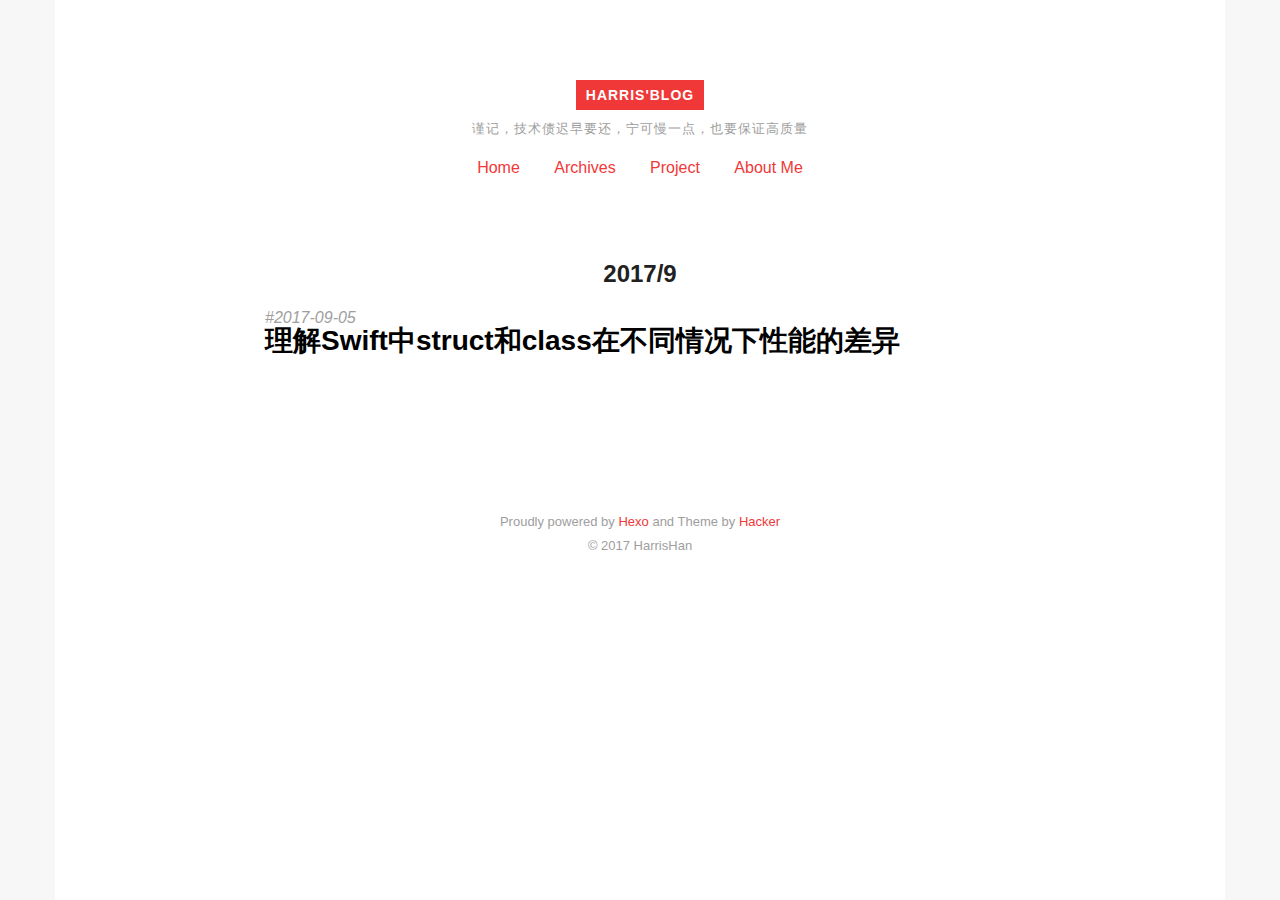
<file: archives/2017/09/index.html>
<!DOCTYPE HTML>
<html>
<head>
  <meta charset="utf-8">
  
  <title>Archives: 2017/9 | Harris&#39;Blog | 谨记，技术债迟早要还，宁可慢一点，也要保证高质量</title>

  
  <meta name="author" content="HarrisHan">
  

  

  

  <meta id="viewport" name="viewport" content="width=device-width, initial-scale=1, maximum-scale=1, minimum-scale=1, user-scalable=no, minimal-ui">
  <meta name="apple-mobile-web-app-capable" content="yes">
  <meta name="apple-mobile-web-app-status-bar-style" content="black">

  

  <meta property="og:site_name" content="Harris&#39;Blog"/>

  
  <meta property="og:image" content="/favicon.ico"/>
  

  <link href="/favicon.ico" rel="icon">
  <link rel="alternate" href="/atom.xml" title="Harris&#39;Blog" type="application/atom+xml">
  <link rel="stylesheet" href="/css/style.css" media="screen" type="text/css">
</head>


<body>
<div class="blog">
  <div class="content">

    <header>
  <div class="site-branding">
    <h1 class="site-title">
      <a href="/">Harris&#39;Blog</a>
    </h1>
    <p class="site-description">谨记，技术债迟早要还，宁可慢一点，也要保证高质量</p>
  </div>
  <nav class="site-navigation">
    <ul>
      
        <li><a href="/">Home</a></li>
      
        <li><a href="/archives">Archives</a></li>
      
        <li><a href="/project">Project</a></li>
      
        <li><a href="/aboutme">About Me</a></li>
      
    </ul>
  </nav>
</header>

    <main class="site-main posts-loop">
    

<article>

  <h2 class="article-title ">2017/9</h2>

  <div class="archive">
    
      <div class="post archive">
        <div class="archive-post">
          <time datetime="2017-09-05T11:08:49.000Z">
            <a href="/2017/09/05/理解Swift中struct和class在不同情况下性能的差异/">2017-09-05</a>
          </time>
          
            <h3 class="archive-title"><a href="/2017/09/05/理解Swift中struct和class在不同情况下性能的差异/"><span>理解Swift中struct和class在不同情况下性能的差异</span></a></h3>
          
        </div>
      </div>
    
    <nav class="pagination">
  
  
</nav>
  </div>

</article>
    </main>

    <footer class="site-footer">
  <p class="site-info">
    Proudly powered by <a href="https://hexo.io/" target="_blank">Hexo</a> and
    Theme by <a href="https://github.com/CodeDaraW/Hacker" target="_blank">Hacker</a>
    </br>
    
    &copy; 2017 HarrisHan
    
  </p>
</footer>
    
  </div>
</div>
</body>
</html>
</file>
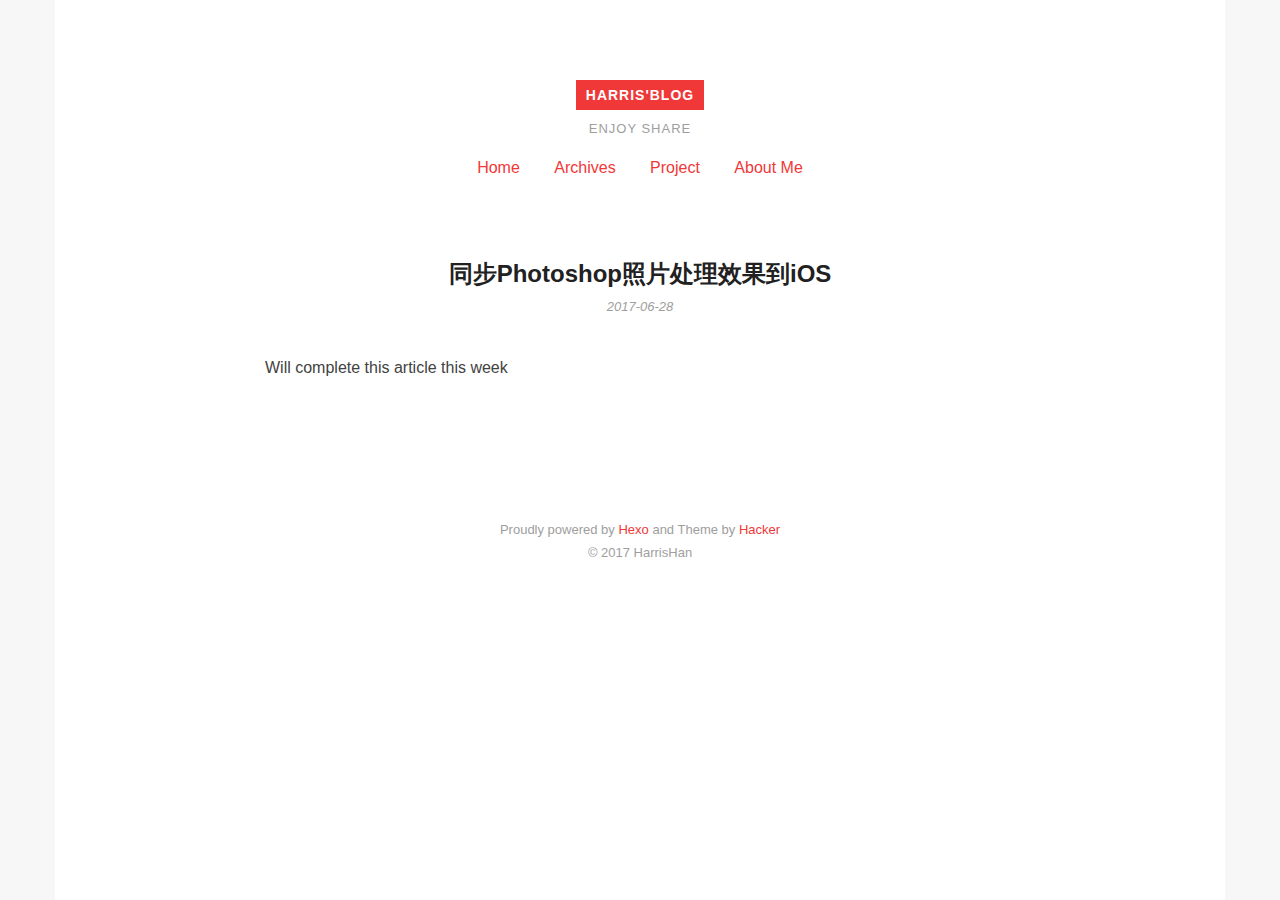
<file: 2017/06/28/同步Photoshop照片处理效果到iOS/index.html>
<!DOCTYPE HTML>
<html>
<head>
  <meta charset="utf-8">
  
  <title>同步Photoshop照片处理效果到iOS | Harris&#39;Blog | Enjoy Share</title>

  
  <meta name="author" content="HarrisHan">
  

  
  <meta name="description" content="Will complete this article this week">
  

  
  
  <meta name="keywords" content="">
  

  <meta id="viewport" name="viewport" content="width=device-width, initial-scale=1, maximum-scale=1, minimum-scale=1, user-scalable=no, minimal-ui">
  <meta name="apple-mobile-web-app-capable" content="yes">
  <meta name="apple-mobile-web-app-status-bar-style" content="black">

  <meta property="og:title" content="同步Photoshop照片处理效果到iOS"/>

  <meta property="og:site_name" content="Harris&#39;Blog"/>

  
  <meta property="og:image" content="/favicon.ico"/>
  

  <link href="/favicon.ico" rel="icon">
  <link rel="alternate" href="/atom.xml" title="Harris&#39;Blog" type="application/atom+xml">
  <link rel="stylesheet" href="/css/style.css" media="screen" type="text/css">
</head>


<body>
<div class="blog">
  <div class="content">

    <header>
  <div class="site-branding">
    <h1 class="site-title">
      <a href="/">Harris&#39;Blog</a>
    </h1>
    <p class="site-description">Enjoy Share</p>
  </div>
  <nav class="site-navigation">
    <ul>
      
        <li><a href="/">Home</a></li>
      
        <li><a href="/archives">Archives</a></li>
      
        <li><a href="/project">Project</a></li>
      
        <li><a href="/aboutme">About Me</a></li>
      
    </ul>
  </nav>
</header>

    <main class="site-main posts-loop">
    <article>

  
    
    <h3 class="article-title"><span>同步Photoshop照片处理效果到iOS</span></h3>
    
  

  <div class="article-top-meta">
    <span class="posted-on">
      <a href="/2017/06/28/同步Photoshop照片处理效果到iOS/" rel="bookmark">
        <time class="entry-date published" datetime="2017-06-28T03:17:32.000Z">
          2017-06-28
        </time>
      </a>
    </span>
  </div>


  

  <div class="article-content">
    <div class="entry">
      
        <p>Will complete this article this week</p>

      
    </div>

  </div>

  <div class="article-footer">
    <div class="article-meta pull-left">

    

    

    </div>

    
  </div>
</article>


    </main>

    <footer class="site-footer">
  <p class="site-info">
    Proudly powered by <a href="https://hexo.io/" target="_blank">Hexo</a> and
    Theme by <a href="https://github.com/CodeDaraW/Hacker" target="_blank">Hacker</a>
    </br>
    
    &copy; 2017 HarrisHan
    
  </p>
</footer>
    
  </div>
</div>
</body>
</html>
</file>
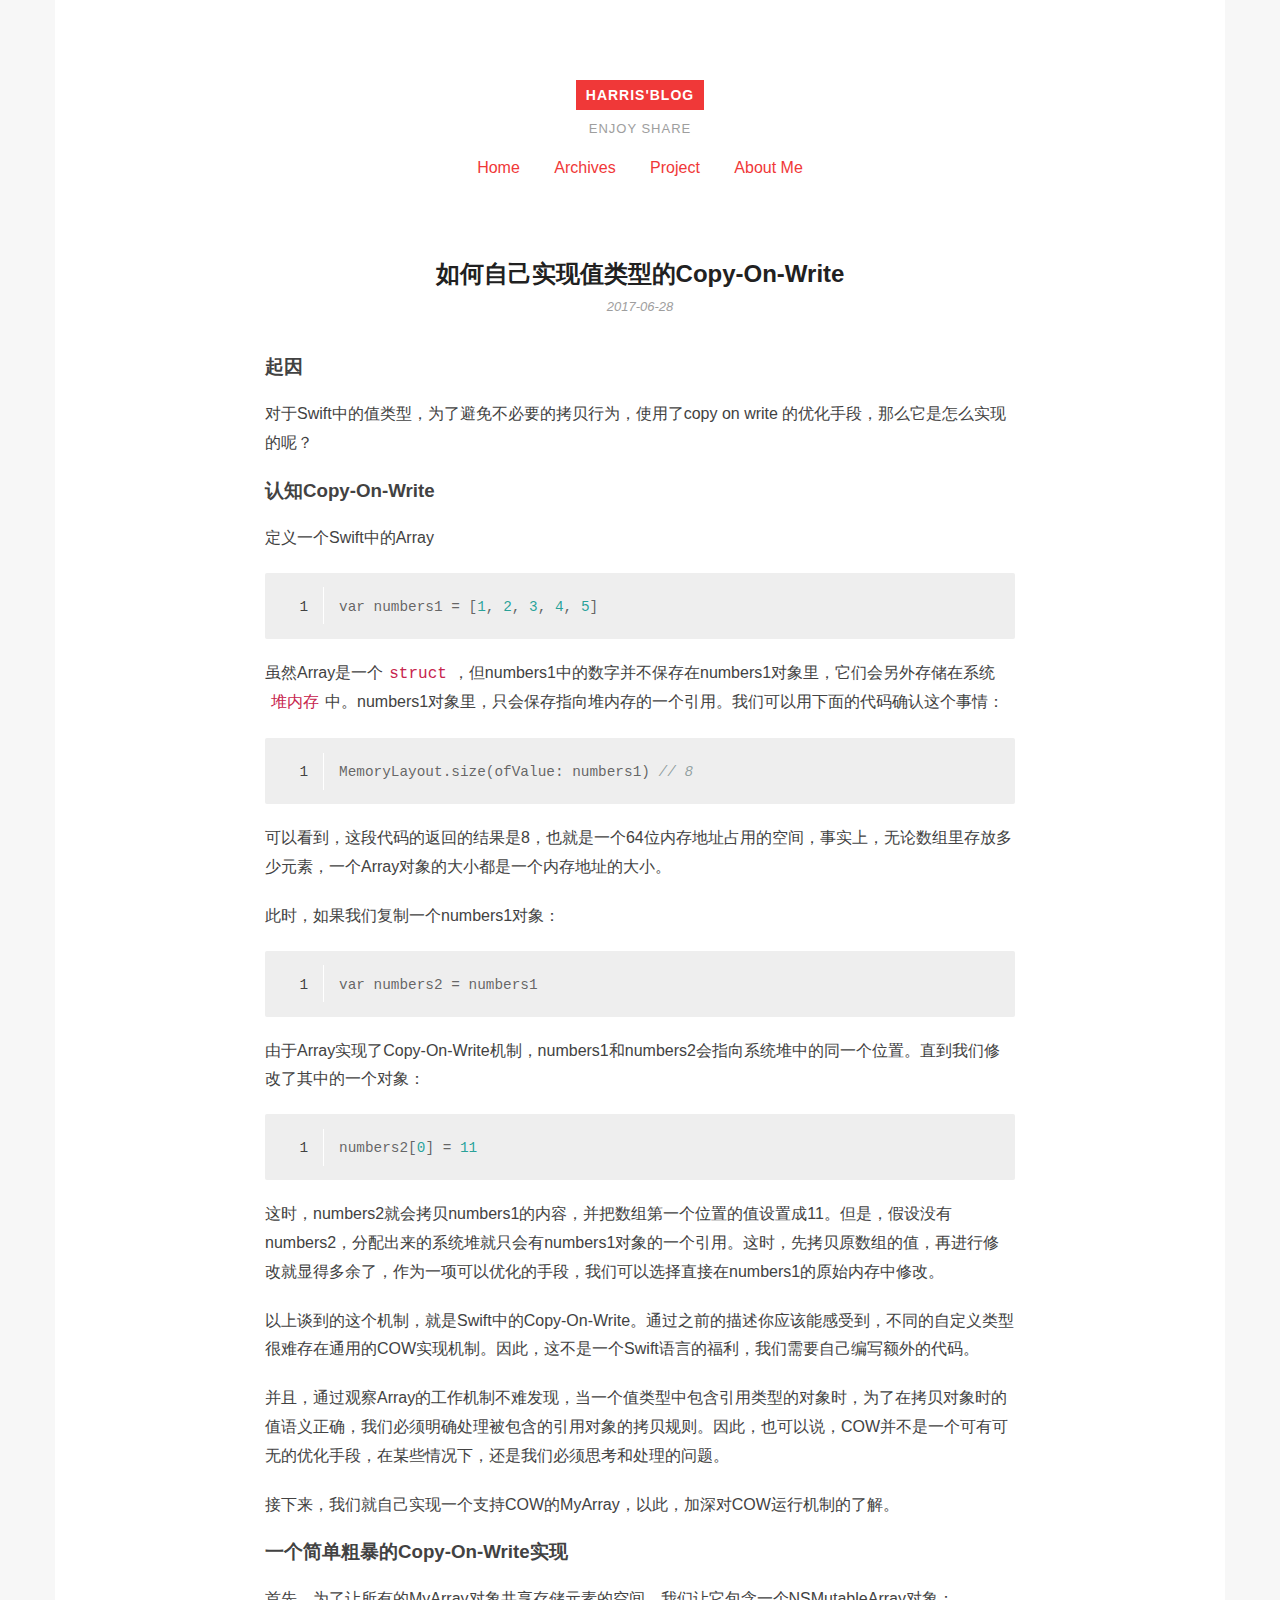
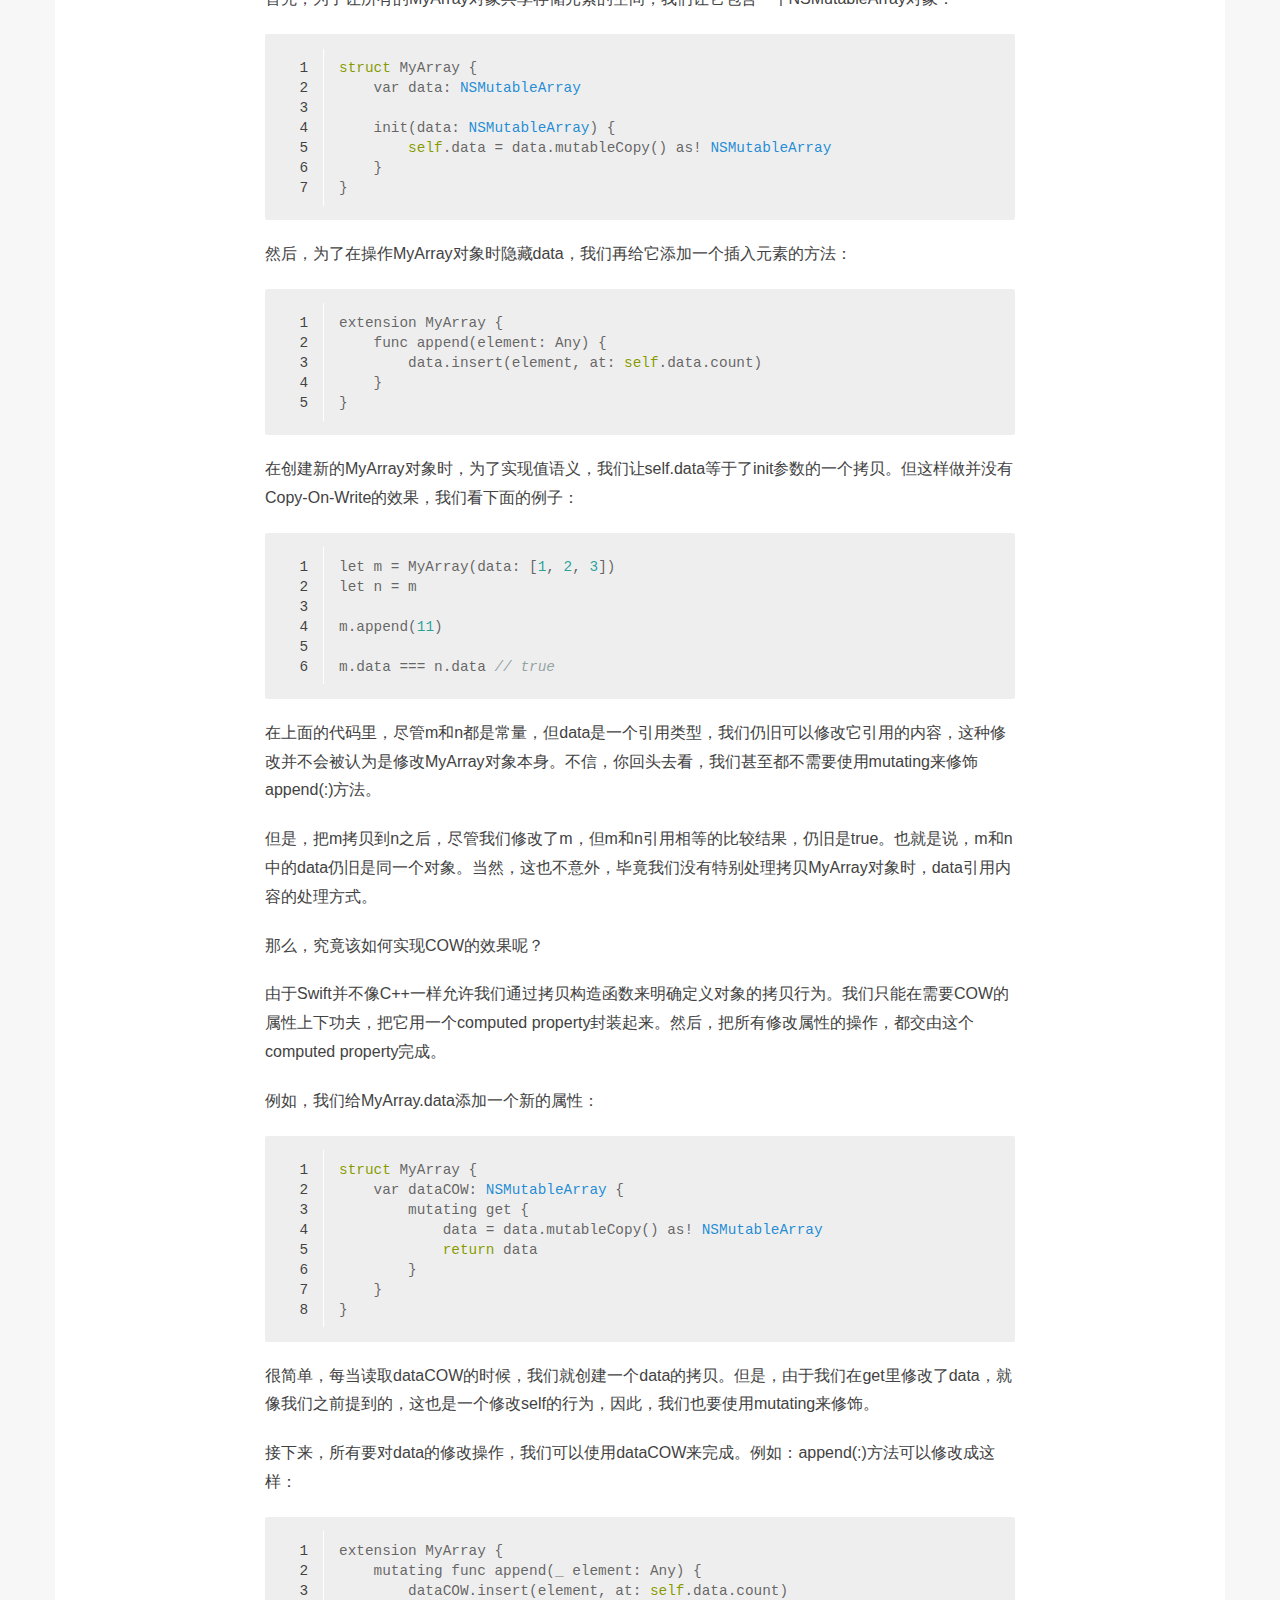
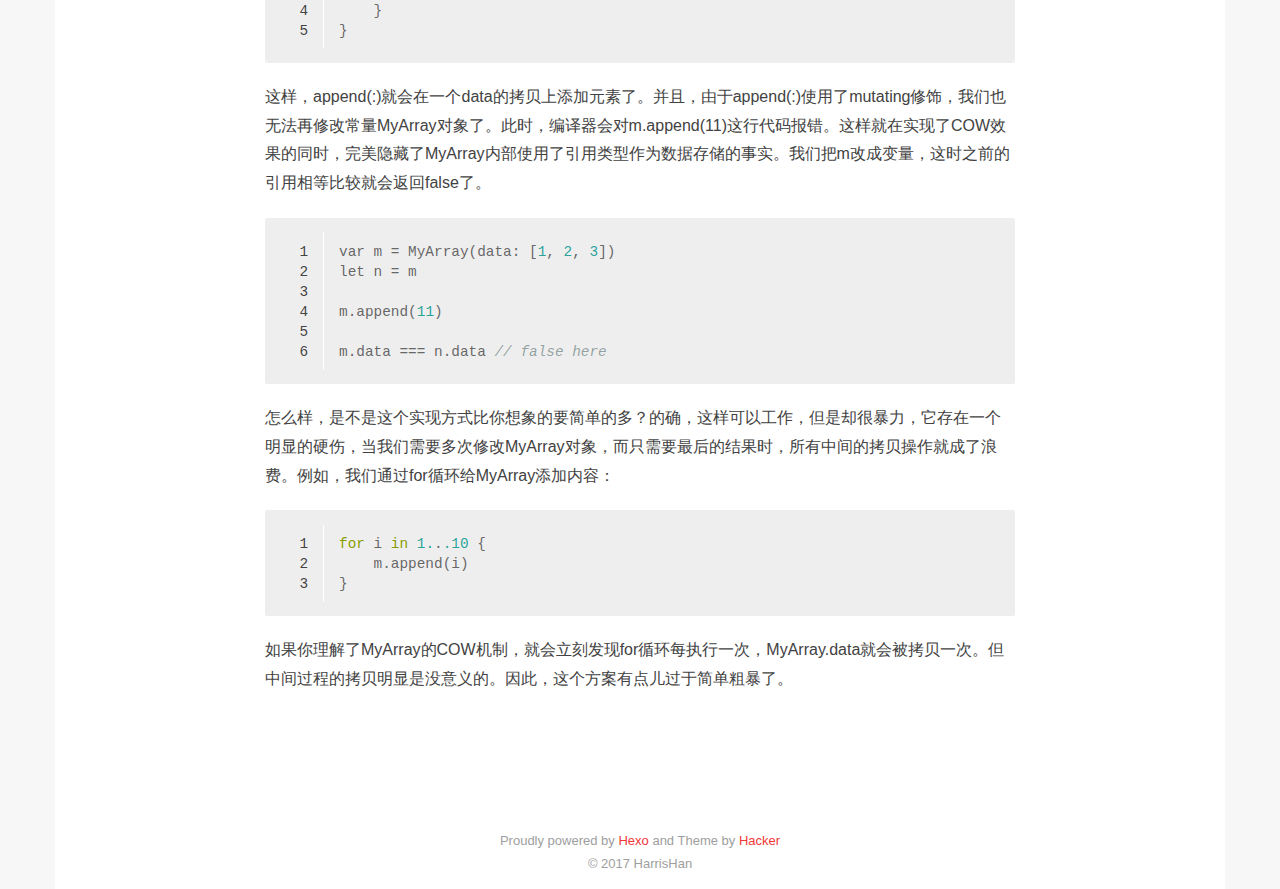
<file: 2017/06/28/如何自己实现值类型的Copy-On-Write/index.html>
<!DOCTYPE HTML>
<html>
<head>
  <meta charset="utf-8">
  
  <title>如何自己实现值类型的Copy-On-Write | Harris&#39;Blog | Enjoy Share</title>

  
  <meta name="author" content="HarrisHan">
  

  
  <meta name="description" content="起因对于Swift中的值类型，为了避免不必要的拷贝行为，使用了copy on write 的优化手段，那么它是怎么实现的呢？
认知Copy-On-Write定义一个Swift中的Array
1var numbers1 = [1, 2, 3, 4, 5]
虽然Array是一个struct，但numbe">
  

  
  
  <meta name="keywords" content="">
  

  <meta id="viewport" name="viewport" content="width=device-width, initial-scale=1, maximum-scale=1, minimum-scale=1, user-scalable=no, minimal-ui">
  <meta name="apple-mobile-web-app-capable" content="yes">
  <meta name="apple-mobile-web-app-status-bar-style" content="black">

  <meta property="og:title" content="如何自己实现值类型的Copy-On-Write"/>

  <meta property="og:site_name" content="Harris&#39;Blog"/>

  
  <meta property="og:image" content="/favicon.ico"/>
  

  <link href="/favicon.ico" rel="icon">
  <link rel="alternate" href="/atom.xml" title="Harris&#39;Blog" type="application/atom+xml">
  <link rel="stylesheet" href="/css/style.css" media="screen" type="text/css">
</head>


<body>
<div class="blog">
  <div class="content">

    <header>
  <div class="site-branding">
    <h1 class="site-title">
      <a href="/">Harris&#39;Blog</a>
    </h1>
    <p class="site-description">Enjoy Share</p>
  </div>
  <nav class="site-navigation">
    <ul>
      
        <li><a href="/">Home</a></li>
      
        <li><a href="/archives">Archives</a></li>
      
        <li><a href="/project">Project</a></li>
      
        <li><a href="/aboutme">About Me</a></li>
      
    </ul>
  </nav>
</header>

    <main class="site-main posts-loop">
    <article>

  
    
    <h3 class="article-title"><span>如何自己实现值类型的Copy-On-Write</span></h3>
    
  

  <div class="article-top-meta">
    <span class="posted-on">
      <a href="/2017/06/28/如何自己实现值类型的Copy-On-Write/" rel="bookmark">
        <time class="entry-date published" datetime="2017-06-28T03:17:32.000Z">
          2017-06-28
        </time>
      </a>
    </span>
  </div>


  

  <div class="article-content">
    <div class="entry">
      
        <h3 id="起因"><a href="#起因" class="headerlink" title="起因"></a>起因</h3><p>对于Swift中的值类型，为了避免不必要的拷贝行为，使用了copy on write 的优化手段，那么它是怎么实现的呢？</p>
<h3 id="认知Copy-On-Write"><a href="#认知Copy-On-Write" class="headerlink" title="认知Copy-On-Write"></a>认知Copy-On-Write</h3><p>定义一个Swift中的Array</p>
<figure class="highlight objc"><table><tr><td class="gutter"><pre><div class="line">1</div></pre></td><td class="code"><pre><div class="line">var numbers1 = [<span class="number">1</span>, <span class="number">2</span>, <span class="number">3</span>, <span class="number">4</span>, <span class="number">5</span>]</div></pre></td></tr></table></figure>
<p>虽然Array是一个<code>struct</code>，但numbers1中的数字并不保存在numbers1对象里，它们会另外存储在系统<code>堆内存</code>中。numbers1对象里，只会保存指向堆内存的一个引用。我们可以用下面的代码确认这个事情：</p>
<figure class="highlight objc"><table><tr><td class="gutter"><pre><div class="line">1</div></pre></td><td class="code"><pre><div class="line">MemoryLayout.size(ofValue: numbers1) <span class="comment">// 8</span></div></pre></td></tr></table></figure>
<p>可以看到，这段代码的返回的结果是8，也就是一个64位内存地址占用的空间，事实上，无论数组里存放多少元素，一个Array对象的大小都是一个内存地址的大小。</p>
<p>此时，如果我们复制一个numbers1对象：<br><figure class="highlight objc"><table><tr><td class="gutter"><pre><div class="line">1</div></pre></td><td class="code"><pre><div class="line">var numbers2 = numbers1</div></pre></td></tr></table></figure></p>
<p>由于Array实现了Copy-On-Write机制，numbers1和numbers2会指向系统堆中的同一个位置。直到我们修改了其中的一个对象：<br><figure class="highlight objc"><table><tr><td class="gutter"><pre><div class="line">1</div></pre></td><td class="code"><pre><div class="line">numbers2[<span class="number">0</span>] = <span class="number">11</span></div></pre></td></tr></table></figure></p>
<p>这时，numbers2就会拷贝numbers1的内容，并把数组第一个位置的值设置成11。但是，假设没有numbers2，分配出来的系统堆就只会有numbers1对象的一个引用。这时，先拷贝原数组的值，再进行修改就显得多余了，作为一项可以优化的手段，我们可以选择直接在numbers1的原始内存中修改。</p>
<p>以上谈到的这个机制，就是Swift中的Copy-On-Write。通过之前的描述你应该能感受到，不同的自定义类型很难存在通用的COW实现机制。因此，这不是一个Swift语言的福利，我们需要自己编写额外的代码。</p>
<p>并且，通过观察Array的工作机制不难发现，当一个值类型中包含引用类型的对象时，为了在拷贝对象时的值语义正确，我们必须明确处理被包含的引用对象的拷贝规则。因此，也可以说，COW并不是一个可有可无的优化手段，在某些情况下，还是我们必须思考和处理的问题。</p>
<p>接下来，我们就自己实现一个支持COW的MyArray，以此，加深对COW运行机制的了解。</p>
<h3 id="一个简单粗暴的Copy-On-Write实现"><a href="#一个简单粗暴的Copy-On-Write实现" class="headerlink" title="一个简单粗暴的Copy-On-Write实现"></a>一个简单粗暴的Copy-On-Write实现</h3><p>首先，为了让所有的MyArray对象共享存储元素的空间，我们让它包含一个NSMutableArray对象：<br><figure class="highlight objc"><table><tr><td class="gutter"><pre><div class="line">1</div><div class="line">2</div><div class="line">3</div><div class="line">4</div><div class="line">5</div><div class="line">6</div><div class="line">7</div></pre></td><td class="code"><pre><div class="line"><span class="keyword">struct</span> MyArray &#123;</div><div class="line">    var data: <span class="built_in">NSMutableArray</span></div><div class="line"></div><div class="line">    init(data: <span class="built_in">NSMutableArray</span>) &#123;</div><div class="line">        <span class="keyword">self</span>.data = data.mutableCopy() as! <span class="built_in">NSMutableArray</span></div><div class="line">    &#125;</div><div class="line">&#125;</div></pre></td></tr></table></figure></p>
<p>然后，为了在操作MyArray对象时隐藏data，我们再给它添加一个插入元素的方法：<br><figure class="highlight objc"><table><tr><td class="gutter"><pre><div class="line">1</div><div class="line">2</div><div class="line">3</div><div class="line">4</div><div class="line">5</div></pre></td><td class="code"><pre><div class="line">extension MyArray &#123;</div><div class="line">    func append(element: Any) &#123;</div><div class="line">        data.insert(element, at: <span class="keyword">self</span>.data.count)</div><div class="line">    &#125;</div><div class="line">&#125;</div></pre></td></tr></table></figure></p>
<p>在创建新的MyArray对象时，为了实现值语义，我们让self.data等于了init参数的一个拷贝。但这样做并没有Copy-On-Write的效果，我们看下面的例子：<br><figure class="highlight objc"><table><tr><td class="gutter"><pre><div class="line">1</div><div class="line">2</div><div class="line">3</div><div class="line">4</div><div class="line">5</div><div class="line">6</div></pre></td><td class="code"><pre><div class="line">let m = MyArray(data: [<span class="number">1</span>, <span class="number">2</span>, <span class="number">3</span>])</div><div class="line">let n = m</div><div class="line"></div><div class="line">m.append(<span class="number">11</span>)</div><div class="line"></div><div class="line">m.data === n.data <span class="comment">// true</span></div></pre></td></tr></table></figure></p>
<p>在上面的代码里，尽管m和n都是常量，但data是一个引用类型，我们仍旧可以修改它引用的内容，这种修改并不会被认为是修改MyArray对象本身。不信，你回头去看，我们甚至都不需要使用mutating来修饰append(:)方法。</p>
<p>但是，把m拷贝到n之后，尽管我们修改了m，但m和n引用相等的比较结果，仍旧是true。也就是说，m和n中的data仍旧是同一个对象。当然，这也不意外，毕竟我们没有特别处理拷贝MyArray对象时，data引用内容的处理方式。</p>
<p>那么，究竟该如何实现COW的效果呢？</p>
<p>由于Swift并不像C++一样允许我们通过拷贝构造函数来明确定义对象的拷贝行为。我们只能在需要COW的属性上下功夫，把它用一个computed property封装起来。然后，把所有修改属性的操作，都交由这个computed property完成。</p>
<p>例如，我们给MyArray.data添加一个新的属性：<br><figure class="highlight objc"><table><tr><td class="gutter"><pre><div class="line">1</div><div class="line">2</div><div class="line">3</div><div class="line">4</div><div class="line">5</div><div class="line">6</div><div class="line">7</div><div class="line">8</div></pre></td><td class="code"><pre><div class="line"><span class="keyword">struct</span> MyArray &#123;</div><div class="line">    var dataCOW: <span class="built_in">NSMutableArray</span> &#123;</div><div class="line">        mutating get &#123;</div><div class="line">            data = data.mutableCopy() as! <span class="built_in">NSMutableArray</span></div><div class="line">            <span class="keyword">return</span> data</div><div class="line">        &#125;</div><div class="line">    &#125;</div><div class="line">&#125;</div></pre></td></tr></table></figure></p>
<p>很简单，每当读取dataCOW的时候，我们就创建一个data的拷贝。但是，由于我们在get里修改了data，就像我们之前提到的，这也是一个修改self的行为，因此，我们也要使用mutating来修饰。</p>
<p>接下来，所有要对data的修改操作，我们可以使用dataCOW来完成。例如：append(:)方法可以修改成这样：</p>
<figure class="highlight objc"><table><tr><td class="gutter"><pre><div class="line">1</div><div class="line">2</div><div class="line">3</div><div class="line">4</div><div class="line">5</div></pre></td><td class="code"><pre><div class="line">extension MyArray &#123;</div><div class="line">    mutating func append(_ element: Any) &#123;</div><div class="line">        dataCOW.insert(element, at: <span class="keyword">self</span>.data.count)</div><div class="line">    &#125;</div><div class="line">&#125;</div></pre></td></tr></table></figure>
<p>这样，append(:)就会在一个data的拷贝上添加元素了。并且，由于append(:)使用了mutating修饰，我们也无法再修改常量MyArray对象了。此时，编译器会对m.append(11)这行代码报错。这样就在实现了COW效果的同时，完美隐藏了MyArray内部使用了引用类型作为数据存储的事实。我们把m改成变量，这时之前的引用相等比较就会返回false了。<br><figure class="highlight objc"><table><tr><td class="gutter"><pre><div class="line">1</div><div class="line">2</div><div class="line">3</div><div class="line">4</div><div class="line">5</div><div class="line">6</div></pre></td><td class="code"><pre><div class="line">var m = MyArray(data: [<span class="number">1</span>, <span class="number">2</span>, <span class="number">3</span>])</div><div class="line">let n = m</div><div class="line"></div><div class="line">m.append(<span class="number">11</span>)</div><div class="line"></div><div class="line">m.data === n.data <span class="comment">// false here</span></div></pre></td></tr></table></figure></p>
<p>怎么样，是不是这个实现方式比你想象的要简单的多？的确，这样可以工作，但是却很暴力，它存在一个明显的硬伤，当我们需要多次修改MyArray对象，而只需要最后的结果时，所有中间的拷贝操作就成了浪费。例如，我们通过for循环给MyArray添加内容：</p>
<figure class="highlight objc"><table><tr><td class="gutter"><pre><div class="line">1</div><div class="line">2</div><div class="line">3</div></pre></td><td class="code"><pre><div class="line"><span class="keyword">for</span> i <span class="keyword">in</span> <span class="number">1.</span>.<span class="number">.10</span> &#123;</div><div class="line">    m.append(i)</div><div class="line">&#125;</div></pre></td></tr></table></figure>
<p>如果你理解了MyArray的COW机制，就会立刻发现for循环每执行一次，MyArray.data就会被拷贝一次。但中间过程的拷贝明显是没意义的。因此，这个方案有点儿过于简单粗暴了。</p>

      
    </div>

  </div>

  <div class="article-footer">
    <div class="article-meta pull-left">

    

    

    </div>

    
  </div>
</article>


    </main>

    <footer class="site-footer">
  <p class="site-info">
    Proudly powered by <a href="https://hexo.io/" target="_blank">Hexo</a> and
    Theme by <a href="https://github.com/CodeDaraW/Hacker" target="_blank">Hacker</a>
    </br>
    
    &copy; 2017 HarrisHan
    
  </p>
</footer>
    
  </div>
</div>
</body>
</html>
</file>
<file: css/style.css>
/*! normalize.css v3.0.3 | MIT License | github.com/necolas/normalize.css */

/**
 * 1. Set default font family to sans-serif.
 * 2. Prevent iOS and IE text size adjust after device orientation change,
 *    without disabling user zoom.
 */

html {
  font-family: sans-serif; /* 1 */
  -ms-text-size-adjust: 100%; /* 2 */
  -webkit-text-size-adjust: 100%; /* 2 */
}

/**
 * Remove default margin.
 */

body {
  margin: 0;
}

/* HTML5 display definitions
   ========================================================================== */

/**
 * Correct `block` display not defined for any HTML5 element in IE 8/9.
 * Correct `block` display not defined for `details` or `summary` in IE 10/11
 * and Firefox.
 * Correct `block` display not defined for `main` in IE 11.
 */

article,
aside,
details,
figcaption,
figure,
footer,
header,
hgroup,
main,
menu,
nav,
section,
summary {
  display: block;
}

/**
 * 1. Correct `inline-block` display not defined in IE 8/9.
 * 2. Normalize vertical alignment of `progress` in Chrome, Firefox, and Opera.
 */

audio,
canvas,
progress,
video {
  display: inline-block; /* 1 */
  vertical-align: baseline; /* 2 */
}

/**
 * Prevent modern browsers from displaying `audio` without controls.
 * Remove excess height in iOS 5 devices.
 */

audio:not([controls]) {
  display: none;
  height: 0;
}

/**
 * Address `[hidden]` styling not present in IE 8/9/10.
 * Hide the `template` element in IE 8/9/10/11, Safari, and Firefox < 22.
 */

[hidden],
template {
  display: none;
}

/* Links
   ========================================================================== */

/**
 * Remove the gray background color from active links in IE 10.
 */

a {
  background-color: transparent;
}

/**
 * Improve readability of focused elements when they are also in an
 * active/hover state.
 */

a:active,
a:hover {
  outline: 0;
}

/* Text-level semantics
   ========================================================================== */

/**
 * Address styling not present in IE 8/9/10/11, Safari, and Chrome.
 */

abbr[title] {
  border-bottom: 1px dotted;
}

/**
 * Address style set to `bolder` in Firefox 4+, Safari, and Chrome.
 */

b,
strong {
  font-weight: bold;
}

/**
 * Address styling not present in Safari and Chrome.
 */

dfn {
  font-style: italic;
}

/**
 * Address variable `h1` font-size and margin within `section` and `article`
 * contexts in Firefox 4+, Safari, and Chrome.
 */

h1 {
  font-size: 2em;
  margin: 0.67em 0;
}

/**
 * Address styling not present in IE 8/9.
 */

mark {
  background: #ff0;
  color: #000;
}

/**
 * Address inconsistent and variable font size in all browsers.
 */

small {
  font-size: 80%;
}

/**
 * Prevent `sub` and `sup` affecting `line-height` in all browsers.
 */

sub,
sup {
  font-size: 75%;
  line-height: 0;
  position: relative;
  vertical-align: baseline;
}

sup {
  top: -0.5em;
}

sub {
  bottom: -0.25em;
}

/* Embedded content
   ========================================================================== */

/**
 * Remove border when inside `a` element in IE 8/9/10.
 */

img {
  border: 0;
}

/**
 * Correct overflow not hidden in IE 9/10/11.
 */

svg:not(:root) {
  overflow: hidden;
}

/* Grouping content
   ========================================================================== */

/**
 * Address margin not present in IE 8/9 and Safari.
 */

figure {
  margin: 1em 40px;
}

/**
 * Address differences between Firefox and other browsers.
 */

hr {
  box-sizing: content-box;
  height: 0;
}

/**
 * Contain overflow in all browsers.
 */

pre {
  overflow: auto;
}

/**
 * Address odd `em`-unit font size rendering in all browsers.
 */

code,
kbd,
pre,
samp {
  font-family: monospace, monospace;
  font-size: 1em;
}

/* Forms
   ========================================================================== */

/**
 * Known limitation: by default, Chrome and Safari on OS X allow very limited
 * styling of `select`, unless a `border` property is set.
 */

/**
 * 1. Correct color not being inherited.
 *    Known issue: affects color of disabled elements.
 * 2. Correct font properties not being inherited.
 * 3. Address margins set differently in Firefox 4+, Safari, and Chrome.
 */

button,
input,
optgroup,
select,
textarea {
  color: inherit; /* 1 */
  font: inherit; /* 2 */
  margin: 0; /* 3 */
}

/**
 * Address `overflow` set to `hidden` in IE 8/9/10/11.
 */

button {
  overflow: visible;
}

/**
 * Address inconsistent `text-transform` inheritance for `button` and `select`.
 * All other form control elements do not inherit `text-transform` values.
 * Correct `button` style inheritance in Firefox, IE 8/9/10/11, and Opera.
 * Correct `select` style inheritance in Firefox.
 */

button,
select {
  text-transform: none;
}

/**
 * 1. Avoid the WebKit bug in Android 4.0.* where (2) destroys native `audio`
 *    and `video` controls.
 * 2. Correct inability to style clickable `input` types in iOS.
 * 3. Improve usability and consistency of cursor style between image-type
 *    `input` and others.
 */

button,
html input[type="button"], /* 1 */
input[type="reset"],
input[type="submit"] {
  -webkit-appearance: button; /* 2 */
  cursor: pointer; /* 3 */
}

/**
 * Re-set default cursor for disabled elements.
 */

button[disabled],
html input[disabled] {
  cursor: default;
}

/**
 * Remove inner padding and border in Firefox 4+.
 */

button::-moz-focus-inner,
input::-moz-focus-inner {
  border: 0;
  padding: 0;
}

/**
 * Address Firefox 4+ setting `line-height` on `input` using `!important` in
 * the UA stylesheet.
 */

input {
  line-height: normal;
}

/**
 * It's recommended that you don't attempt to style these elements.
 * Firefox's implementation doesn't respect box-sizing, padding, or width.
 *
 * 1. Address box sizing set to `content-box` in IE 8/9/10.
 * 2. Remove excess padding in IE 8/9/10.
 */

input[type="checkbox"],
input[type="radio"] {
  box-sizing: border-box; /* 1 */
  padding: 0; /* 2 */
}

/**
 * Fix the cursor style for Chrome's increment/decrement buttons. For certain
 * `font-size` values of the `input`, it causes the cursor style of the
 * decrement button to change from `default` to `text`.
 */

input[type="number"]::-webkit-inner-spin-button,
input[type="number"]::-webkit-outer-spin-button {
  height: auto;
}

/**
 * 1. Address `appearance` set to `searchfield` in Safari and Chrome.
 * 2. Address `box-sizing` set to `border-box` in Safari and Chrome.
 */

input[type="search"] {
  -webkit-appearance: textfield; /* 1 */
  box-sizing: content-box; /* 2 */
}

/**
 * Remove inner padding and search cancel button in Safari and Chrome on OS X.
 * Safari (but not Chrome) clips the cancel button when the search input has
 * padding (and `textfield` appearance).
 */

input[type="search"]::-webkit-search-cancel-button,
input[type="search"]::-webkit-search-decoration {
  -webkit-appearance: none;
}

/**
 * Define consistent border, margin, and padding.
 */

fieldset {
  border: 1px solid #c0c0c0;
  margin: 0 2px;
  padding: 0.35em 0.625em 0.75em;
}

/**
 * 1. Correct `color` not being inherited in IE 8/9/10/11.
 * 2. Remove padding so people aren't caught out if they zero out fieldsets.
 */

legend {
  border: 0; /* 1 */
  padding: 0; /* 2 */
}

/**
 * Remove default vertical scrollbar in IE 8/9/10/11.
 */

textarea {
  overflow: auto;
}

/**
 * Don't inherit the `font-weight` (applied by a rule above).
 * NOTE: the default cannot safely be changed in Chrome and Safari on OS X.
 */

optgroup {
  font-weight: bold;
}

/* Tables
   ========================================================================== */

/**
 * Remove most spacing between table cells.
 */

table {
  border-collapse: collapse;
  border-spacing: 0;
}

td,
th {
  padding: 0;
}

html {
  font-size: 10px;
  -webkit-text-size-adjust: 100%;
}
p,
h1,
h2,
h3,
h4,
h5,
h6 {
  margin: 0;
}
a {
  text-decoration: none;
}
body {
  background-color: #f7f7f7;
  font-family: "Segoe UI", "Lucida Grande", Helvetica, "Microsoft YaHei", FreeSans, Arimo, "Droid Sans", "wenquanyi micro hei", "Hiragino Sans GB", "Hiragino Sans GB W3", Arial, sans-serif;
  -moz-osx-font-smoothing: grayscale;
  -webkit-font-smoothing: antialiased;
  overflow-x: hidden;
}
body .blog {
  max-width: 1170px;
  min-height: 100vh;
  background-color: #fff;
  margin: 0 auto;
}
body .blog .content {
  box-sizing: border-box;
  max-width: 770px;
  width: 100%;
  padding: 80px 10px 10px;
  margin: 0 auto;
}
header {
  line-height: 1.8rem;
}
header .site-branding {
  text-align: center;
  margin-bottom: 2rem;
  font-family: "Open Sans", arial, sans-serif;
  letter-spacing: 0.1em;
  text-transform: uppercase;
}
header .site-branding .site-title {
  margin: 0;
  font-size: 1.4rem;
}
header .site-branding .site-title a {
  display: inline-block;
  color: #fff;
  font-weight: bolder;
  background-color: #f03838;
  line-height: 3rem;
  height: 3rem;
  padding: 0 1rem;
  -webkit-transition: padding 0.3s ease-out;
  transition: padding 0.3s ease-out;
}
header .site-branding .site-title a:hover {
  padding: 0 1.5rem;
}
header .site-branding .site-description {
  color: #9e9e9e;
  font-size: 1.3rem;
  margin: 1rem 0 0;
}
header .site-navigation {
  text-align: center;
}
header .site-navigation ul {
  list-style: none;
  padding: 0;
  margin: 0;
  font-size: 1.6em;
}
header .site-navigation ul li {
  display: inline-block;
  margin: 0 0.5rem;
}
header .site-navigation ul li a {
  display: block;
  color: #f03838;
  font-size: 1.6rem;
  line-height: 2rem;
  padding: 0 1rem;
}
article {
  position: relative;
  padding: 8rem 0;
}
article a {
  color: #f03838;
}
article:not(:first-child):before {
  content: '';
  width: 150px;
  height: 1px;
  background-color: #e0e0e0;
  position: absolute;
  top: 0;
  left: 50%;
  margin-left: -75px;
}
article blockquote {
  margin: 6rem 2rem;
  padding-left: 15px;
  line-height: 2rem;
  border-left: 4px solid #f03838;
}
article .article-title {
  position: relative;
  color: #212121;
  font-size: 2.4rem;
  line-height: 1.3;
  text-align: center;
  margin: 0;
  padding: 0 2rem;
}
article .article-title a {
  display: block;
  color: #212121;
}
article .article-title a span {
  padding-bottom: 3px;
  -webkit-transition: 0.15s;
  transition: 0.15s;
  box-shadow: inset 0 -2px 0 rgba(240,56,56,0);
}
article .article-title a:hover {
  color: #212121;
}
article .article-title a:hover span {
  box-shadow: inset 0 -2px 0 rgba(240,56,56,0.4);
}
article .article-top-meta {
  position: relative;
  color: #9e9e9e;
  font-size: 1.3rem;
  text-align: center;
  margin: 1rem 0;
}
article .article-top-meta span {
  margin: 0 0.5rem;
}
article .article-top-meta a {
  color: #9e9e9e;
}
article .article-top-meta a:hover {
  color: #f03838;
}
article .article-top-meta a time {
  font-style: italic;
}
article .article-excerpt,
article .article-content,
article .featured-media {
  margin: 4rem 0;
  font-size: 1.6rem;
  color: #424242;
}
article .article-excerpt img,
article .article-content img,
article .featured-media img {
  max-width: 100%;
  height: auto;
  margin: 1rem auto;
}
article .article-footer .pull-left {
  float: left;
}
article .article-footer .pull-right {
  float: right;
}
article .article-footer:after {
  content: " ";
  display: block;
  clear: both;
}
article .article-footer .article-meta > span:not(:last-child) {
  margin-right: 3rem;
}
article .article-footer .article-meta > span {
  display: inline-block;
}
article .article-footer .article-meta > span > span {
  line-height: 1;
  vertical-align: middle;
}
article .article-footer .article-meta {
  font-size: 1.3rem;
  color: #9e9e9e;
}
article .article-footer .article-meta a {
  color: #9e9e9e;
}
article .article-footer .article-meta a:hover {
  color: #f03838;
}
article .article-footer .article-meta i {
  vertical-align: middle;
  color: #9e9e9e;
  margin-right: 0.5rem;
}
article .article-footer .post-tags a:before {
  content: "#";
}
article .article-footer .post-tags a:not(:last-of-type):after {
  content: ",";
  padding-right: 5px;
}
article code {
  padding: 2px 4px;
  margin-left: 2px;
  margin-right: 2px;
  color: #c7254e;
  white-space: normal;
  border-radius: 0;
}
article p {
  margin: 2rem 0;
  line-height: 1.8;
}
article .video-container {
  position: relative;
  padding-bottom: 56.25%;
  padding-top: 0;
  height: 0;
  overflow: hidden;
}
article .video-container iframe {
  position: absolute;
  top: 0;
  left: 0;
  width: 100%;
  height: 100%;
}
article table {
  max-width: 100%;
  width: 100%;
}
article table caption {
  padding: 5px;
  color: #333;
  background-color: #e5e5e5;
}
article table th,
article table td {
  text-align: left;
  padding: 0.6em;
  vertical-align: top;
}
article table th {
  vertical-align: bottom;
  border-bottom: 1px solid #e5e5e5;
}
article table tbody + tbody {
  border-top: 2px solid #e5e5e5;
}
article table .table {
  background-color: #fff;
}
article table .table-bordered {
  border: 1px solid #e5e5e5;
}
article table .table-striped tbody tr:nth-of-type(odd) {
  background-color: #f2f2f2;
}
article.archive {
  padding: 0;
  margin: 2em auto;
}
.archive-post {
  text-align: left;
  margin: 2em auto;
}
.archive-post .archive-title {
  font-size: 2.8em;
  line-height: 1;
  position: relative;
  color: #212121;
  margin: 0;
}
.archive-post .archive-title a {
  color: #000;
}
.archive-post .archive-title a span {
  padding-bottom: 3px;
  -webkit-transition: box-shadow 0.15s;
  transition: box-shadow 0.15s;
  box-shadow: inset 0 -2px 0 rgba(240,56,56,0);
}
.archive-post .archive-title a:hover {
  color: #212121;
}
.archive-post .archive-title a:hover span {
  box-shadow: inset 0 -2px 0 rgba(240,56,56,0.4);
}
.archive-post time {
  font-style: italic;
}
.archive-post time a {
  font-size: 1.6rem;
  color: #9e9e9e;
}
.archive-post time a:before {
  content: '#';
}
.archive-post time a:hover {
  color: #f03838;
}
article .tags-cloud {
  width: 100%;
  margin: 8rem 0;
  text-align: center;
  line-height: 2rem;
}
article .tags-cloud > spannot(last-child) {
  margin-right: 3rem;
}
article .tags-cloud > span {
  display: inline-block;
}
article .tags-cloud > span > span {
  line-height: 1;
  vertical-align: middle;
}
article .archive-tags,
article .archive-tags > spannot(last-child) {
  margin-right: 3rem;
}
article .archive-tags > span {
  display: inline-block;
}
article .archive-tags > span > span {
  line-height: 1;
  vertical-align: middle;
}
article .archive-tags,
article .tags-cloud {
  margin: 8rem 0;
  font-size: 1.3rem;
  color: #9e9e9e;
}
article .archive-tags a,
article .tags-cloud a {
  color: #9e9e9e;
}
article .archive-tags a:hover,
article .tags-cloud a:hover {
  color: #f03838;
}
article .archive-tags i,
article .tags-cloud i {
  vertical-align: middle;
  color: #9e9e9e;
  margin-right: 0.5rem;
}
article .archive-tags .post-tags,
article .tags-cloud .post-tags {
  margin-right: 3rem;
}
article .archive-tags .post-tags a:before,
article .tags-cloud .post-tags a:before {
  content: "#";
}
article .archive-tags .post-tags a:not(:last-of-type):after,
article .tags-cloud .post-tags a:not(:last-of-type):after {
  content: ",";
  padding-right: 5px;
}
article .categories-cloud {
  width: 100%;
  margin: 8rem 0;
  text-align: center;
  line-height: 2rem;
}
article .categories-cloud > spannot(last-child) {
  margin-right: 3rem;
}
article .categories-cloud > span {
  display: inline-block;
}
article .categories-cloud > span > span {
  line-height: 1;
  vertical-align: middle;
}
article .archive-categories,
article .archive-categories > spannot(last-child) {
  margin-right: 3rem;
}
article .archive-categories > span {
  display: inline-block;
}
article .archive-categories > span > span {
  line-height: 1;
  vertical-align: middle;
}
article .archive-categories,
article .categories-cloud {
  margin: 8rem 0;
  font-size: 1.3rem;
  color: #9e9e9e;
}
article .archive-categories a,
article .categories-cloud a {
  color: #9e9e9e;
}
article .archive-categories a:hover,
article .categories-cloud a:hover {
  color: #f03838;
}
article .archive-categories i,
article .categories-cloud i {
  vertical-align: middle;
  color: #9e9e9e;
  margin-right: 0.5rem;
}
article .archive-categories .post-categories,
article .categories-cloud .post-categories {
  margin-right: 3rem;
}
article .archive-categories .post-categories a:before,
article .categories-cloud .post-categories a:before {
  content: "#";
}
article .archive-categories .post-categories a:not(:last-of-type):after,
article .categories-cloud .post-categories a:not(:last-of-type):after {
  content: ",";
  padding-right: 5px;
}
.pagination {
  position: relative;
  margin: 30px 0;
  display: -webkit-box;
  display: -ms-flexbox;
  display: -webkit-flex;
  display: flex;
  -webkit-box-pack: space-around;
  -ms-flex-pack: space-around;
  -webkit-justify-content: space-around;
  justify-content: space-around;
}
.pagination .pagination-prev,
.pagination .pagination-next {
  color: #f03838;
  font-size: 1.6rem;
  border: 1px solid #e0e0e0;
  line-height: 30px;
  height: 32px;
  padding: 0 20px;
  border-radius: 16px;
  -webkit-transition-duration: 0.4s;
  transition-duration: 0.4s;
}
.pagination .pagination-prev:hover,
.pagination .pagination-next:hover {
  color: #fff;
  background-color: #f03838;
  border-color: #f03838;
}
footer.site-footer {
  position: relative;
  text-align: center;
  line-height: 1.8;
  padding-top: 1rem;
  color: #9e9e9e;
}
footer.site-footer a {
  color: #f03838;
}
footer.site-footer .site-info {
  color: #9e9e9e;
  font-size: 1.3rem;
  margin: 0.5rem 0;
}
.icon-meta {
  display: -webkit-box;
  display: -ms-flexbox;
  display: -webkit-flex;
  display: flex;
}
.icon-comments {
  display: inline-block;
  width: 18px;
  height: 19px;
  background: url("[data-uri]") center top no-repeat;
  background-size: 18px 18px;
}
.icon-tags {
  display: inline-block;
  width: 19px;
  height: 16px;
  background: url("[data-uri]") center center no-repeat;
  background-size: 19px 16px;
}
.icon-categories {
  display: inline-block;
  width: 19px;
  height: 16px;
  background: url("[data-uri]") center center no-repeat;
  icon-categories: 19px 16px;
}
.entry .gist {
  background: #eee;
  border: 1px solid #fff;
  margin: 15px 0px;
  padding: 7px 15px;
  border-radius: 2px;
  text-shadow: 0 0 1px #fff;
  line-height: 1.6;
  overflow: auto;
  color: #666;
}
.entry .gist .gist-file {
  border: none;
  font-family: inherit;
  margin: 0;
  font-size: 0.9em;
}
.entry .gist .gist-file .gist-data {
  background: none;
  border-bottom: none;
}
.entry .gist .gist-file .gist-data pre {
  padding: 0 !important;
  font-family: font-mono;
}
.entry .gist .gist-file .gist-meta {
  background: none;
  color: color-meta;
  margin-top: 5px;
  padding: 0;
  text-shadow: 0 0 1px #fff;
  font-size: 100%;
}
.entry .gist .gist-file .gist-meta a {
  color: color-link;
}
.entry .gist .gist-file .gist-meta a:visited {
  color: color-link;
}
figure.highlight {
  background: #eee;
  border: 1px solid color-border;
  margin: 1em 0;
  padding: 1em;
  border-radius: 2px;
  text-shadow: 0 0 1px #fff;
  line-height: 1.6;
  overflow: auto;
  position: relative;
  font-size: 0.9em;
}
figure.highlight figcaption {
  color: color-meta;
  margin-bottom: 5px;
  text-shadow: 0 0 1px #fff;
}
figure.highlight figcaption a {
  position: absolute;
  right: 15px;
}
figure.highlight pre {
  border: none;
  padding: 0;
  margin: 0;
}
figure.highlight table {
  margin-top: 0;
  border-spacing: 0;
}
figure.highlight .gutter {
  color: color-meta;
  width: 20px;
  padding-right: 15px;
  border-right: 1px solid color-border;
  text-align: right;
}
figure.highlight .code {
  padding-left: 15px;
  border-left: 1px solid #fff;
  color: #666;
}
figure.highlight .line {
  height: 20px;
}
pre .comment,
pre .template_comment,
pre .diff .header,
pre .doctype,
pre .pi,
pre .lisp .string,
pre .javadoc {
  color: #93a1a1;
  font-style: italic;
}
pre .keyword,
pre .winutils,
pre .method,
pre .addition,
pre .css .tag,
pre .request,
pre .status,
pre .nginx .title {
  color: #859900;
}
pre .number,
pre .command,
pre .string,
pre .tag .value,
pre .phpdoc,
pre .tex .formula,
pre .regexp,
pre .hexcolor {
  color: #2aa198;
}
pre .title,
pre .localvars,
pre .chunk,
pre .decorator,
pre .built_in,
pre .identifier,
pre .vhdl,
pre .literal,
pre .id {
  color: #268bd2;
}
pre .attribute,
pre .variable,
pre .lisp .body,
pre .smalltalk .number,
pre .constant,
pre .class .title,
pre .parent,
pre .haskell .type {
  color: #b58900;
}
pre .preprocessor,
pre .preprocessor .keyword,
pre .shebang,
pre .symbol,
pre .symbol .string,
pre .diff .change,
pre .special,
pre .attr_selector,
pre .important,
pre .subst,
pre .cdata,
pre .clojure .title {
  color: #cb4b16;
}
pre .deletion {
  color: #dc322f;
}
@media (min-width: 768px) {
  article {
    padding: 8rem 0;
  }
}
@media (max-width: 768px) {
  .content {
    padding-top: 20px !important;
  }
  article {
    padding: 2.5rem 0 !important;
  }
}
</file>
